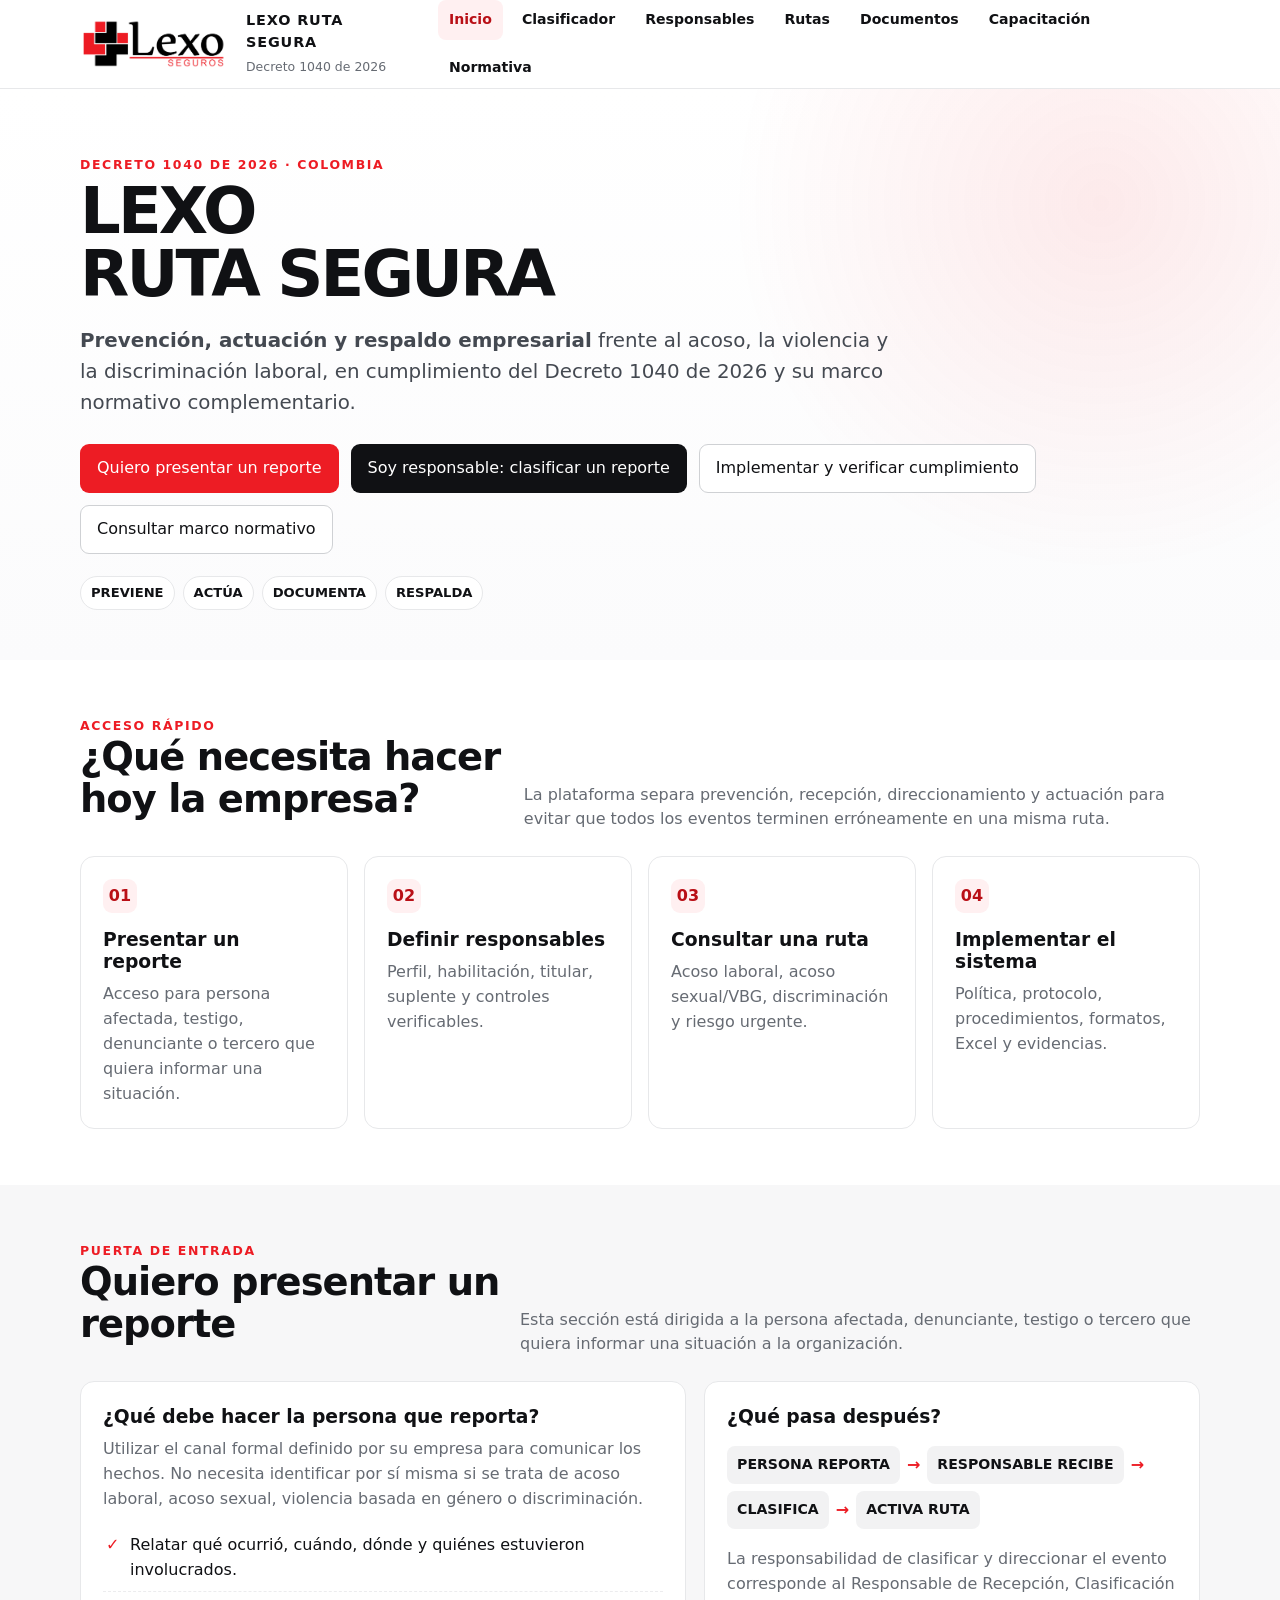
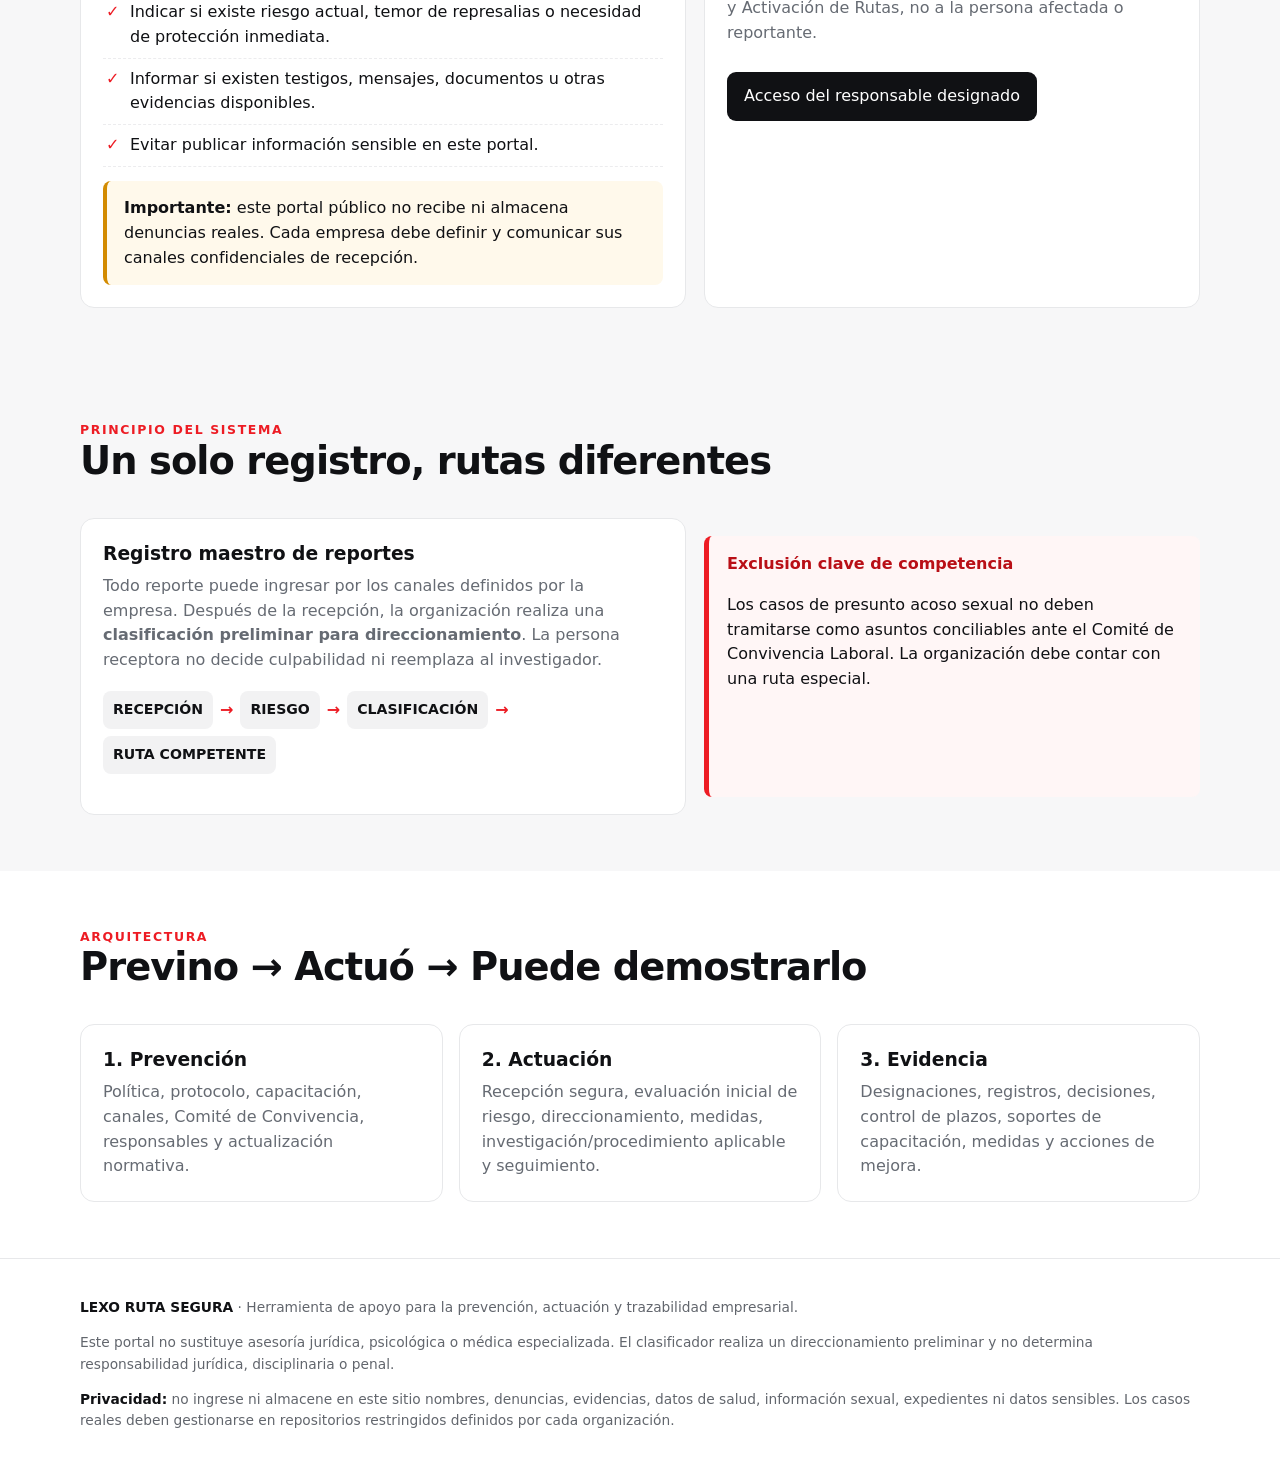
<file: index.html>
<!doctype html>
<html lang="es">
<head>
<meta charset="utf-8">
<meta name="viewport" content="width=device-width,initial-scale=1">
<title>Inicio · Lexo Ruta Segura</title>
<meta name="description" content="Lexo Ruta Segura: prevención, actuación y respaldo empresarial frente al acoso, violencia y discriminación laboral.">
<link rel="stylesheet" href="styles.css">
</head>
<body>

<header class="site-header">
  <div class="container nav">
    <a class="brand" href="index.html">
      <img src="logo-lexo.png" alt="Lexo Seguros">
      <div class="brand-copy"><strong>LEXO RUTA SEGURA</strong><span>Decreto 1040 de 2026</span></div>
    </a>
    <nav class="menu" aria-label="Navegación principal">
      <a href="index.html">Inicio</a>
      <a href="clasificador.html">Clasificador</a>
      <a href="responsables.html">Responsables</a>
      <a href="rutas.html">Rutas</a>
      <a href="documentos.html">Documentos</a>
      <a href="capacitacion.html">Capacitación</a>
      <a href="normativa.html">Normativa</a>
    </nav>
    <select id="mobileNav" class="mobile-menu" aria-label="Menú">
      <option value="">Menú</option>
      <option value="index.html">Inicio</option>
      <option value="clasificador.html">Clasificador</option>
      <option value="responsables.html">Responsables</option>
      <option value="rutas.html">Rutas</option>
      <option value="documentos.html">Documentos</option>
      <option value="capacitacion.html">Capacitación</option>
      <option value="normativa.html">Normativa</option>
    </select>
  </div>
</header>


<main>
<section class="hero">
  <div class="container">
    <div class="kicker">Decreto 1040 de 2026 · Colombia</div>
    <h1>LEXO<br>RUTA SEGURA</h1>
    <p class="lead"><strong>Prevención, actuación y respaldo empresarial</strong> frente al acoso, la violencia y la discriminación laboral, en cumplimiento del Decreto 1040 de 2026 y su marco normativo complementario.</p>
    <div class="hero-actions">
      <a class="btn btn-primary" href="#presentar-reporte">Quiero presentar un reporte</a>
      <a class="btn btn-dark" href="clasificador.html">Soy responsable: clasificar un reporte</a>
      <a class="btn btn-light" href="documentos.html">Implementar y verificar cumplimiento</a>
      <a class="btn btn-light" href="normativa.html">Consultar marco normativo</a>
    </div>
    <div class="tag-row">
      <span class="tag">PREVIENE</span><span class="tag">ACTÚA</span><span class="tag">DOCUMENTA</span><span class="tag">RESPALDA</span>
    </div>
  </div>
</section>

<section class="section">
<div class="container">
  <div class="section-head"><div><div class="kicker">Acceso rápido</div><h2>¿Qué necesita hacer hoy la empresa?</h2></div><p>La plataforma separa prevención, recepción, direccionamiento y actuación para evitar que todos los eventos terminen erróneamente en una misma ruta.</p></div>
  <div class="grid grid-4">
    <a class="card card-link" href="#presentar-reporte"><span class="num">01</span><h3>Presentar un reporte</h3><p>Acceso para persona afectada, testigo, denunciante o tercero que quiera informar una situación.</p></a>
    <a class="card card-link" href="responsables.html"><span class="num">02</span><h3>Definir responsables</h3><p>Perfil, habilitación, titular, suplente y controles verificables.</p></a>
    <a class="card card-link" href="rutas.html"><span class="num">03</span><h3>Consultar una ruta</h3><p>Acoso laboral, acoso sexual/VBG, discriminación y riesgo urgente.</p></a>
    <a class="card card-link" href="documentos.html"><span class="num">04</span><h3>Implementar el sistema</h3><p>Política, protocolo, procedimientos, formatos, Excel y evidencias.</p></a>
  </div>
</div>
</section>


<section class="section soft" id="presentar-reporte">
<div class="container">
  <div class="section-head">
    <div><div class="kicker">Puerta de entrada</div><h2>Quiero presentar un reporte</h2></div>
    <p>Esta sección está dirigida a la persona afectada, denunciante, testigo o tercero que quiera informar una situación a la organización.</p>
  </div>
  <div class="profile-box">
    <div class="card">
      <h3>¿Qué debe hacer la persona que reporta?</h3>
      <p>Utilizar el canal formal definido por su empresa para comunicar los hechos. No necesita identificar por sí misma si se trata de acoso laboral, acoso sexual, violencia basada en género o discriminación.</p>
      <ul class="checklist">
        <li>Relatar qué ocurrió, cuándo, dónde y quiénes estuvieron involucrados.</li>
        <li>Indicar si existe riesgo actual, temor de represalias o necesidad de protección inmediata.</li>
        <li>Informar si existen testigos, mensajes, documentos u otras evidencias disponibles.</li>
        <li>Evitar publicar información sensible en este portal.</li>
      </ul>
      <div class="note warning-note"><strong>Importante:</strong> este portal público no recibe ni almacena denuncias reales. Cada empresa debe definir y comunicar sus canales confidenciales de recepción.</div>
    </div>
    <div class="card">
      <h3>¿Qué pasa después?</h3>
      <div class="route"><span>PERSONA REPORTA</span><b>→</b><span>RESPONSABLE RECIBE</span><b>→</b><span>CLASIFICA</span><b>→</b><span>ACTIVA RUTA</span></div>
      <p>La responsabilidad de clasificar y direccionar el evento corresponde al Responsable de Recepción, Clasificación y Activación de Rutas, no a la persona afectada o reportante.</p>
      <div class="actions"><a class="btn btn-dark" href="clasificador.html">Acceso del responsable designado</a></div>
    </div>
  </div>
</div>
</section>

<section class="section soft">
<div class="container">
  <div class="section-head"><div><div class="kicker">Principio del sistema</div><h2>Un solo registro, rutas diferentes</h2></div></div>
  <div class="profile-box">
    <div class="card">
      <h3>Registro maestro de reportes</h3>
      <p>Todo reporte puede ingresar por los canales definidos por la empresa. Después de la recepción, la organización realiza una <strong>clasificación preliminar para direccionamiento</strong>. La persona receptora no decide culpabilidad ni reemplaza al investigador.</p>
      <div class="route"><span>RECEPCIÓN</span><b>→</b><span>RIESGO</span><b>→</b><span>CLASIFICACIÓN</span><b>→</b><span>RUTA COMPETENTE</span></div>
    </div>
    <div class="alert">
      <strong>Exclusión clave de competencia</strong>
      <p>Los casos de presunto acoso sexual no deben tramitarse como asuntos conciliables ante el Comité de Convivencia Laboral. La organización debe contar con una ruta especial.</p>
    </div>
  </div>
</div>
</section>

<section class="section">
<div class="container">
  <div class="section-head"><div><div class="kicker">Arquitectura</div><h2>Previno → Actuó → Puede demostrarlo</h2></div></div>
  <div class="grid grid-3">
    <div class="card"><h3>1. Prevención</h3><p>Política, protocolo, capacitación, canales, Comité de Convivencia, responsables y actualización normativa.</p></div>
    <div class="card"><h3>2. Actuación</h3><p>Recepción segura, evaluación inicial de riesgo, direccionamiento, medidas, investigación/procedimiento aplicable y seguimiento.</p></div>
    <div class="card"><h3>3. Evidencia</h3><p>Designaciones, registros, decisiones, control de plazos, soportes de capacitación, medidas y acciones de mejora.</p></div>
  </div>
</div>
</section>
</main>


<footer>
  <div class="container">
    <strong>LEXO RUTA SEGURA</strong> · Herramienta de apoyo para la prevención, actuación y trazabilidad empresarial.
    <p>Este portal no sustituye asesoría jurídica, psicológica o médica especializada. El clasificador realiza un direccionamiento preliminar y no determina responsabilidad jurídica, disciplinaria o penal.</p>
    <p><strong>Privacidad:</strong> no ingrese ni almacene en este sitio nombres, denuncias, evidencias, datos de salud, información sexual, expedientes ni datos sensibles. Los casos reales deben gestionarse en repositorios restringidos definidos por cada organización.</p>
  </div>
</footer>

<script src="app.js"></script>
</body>
</html>
</file>
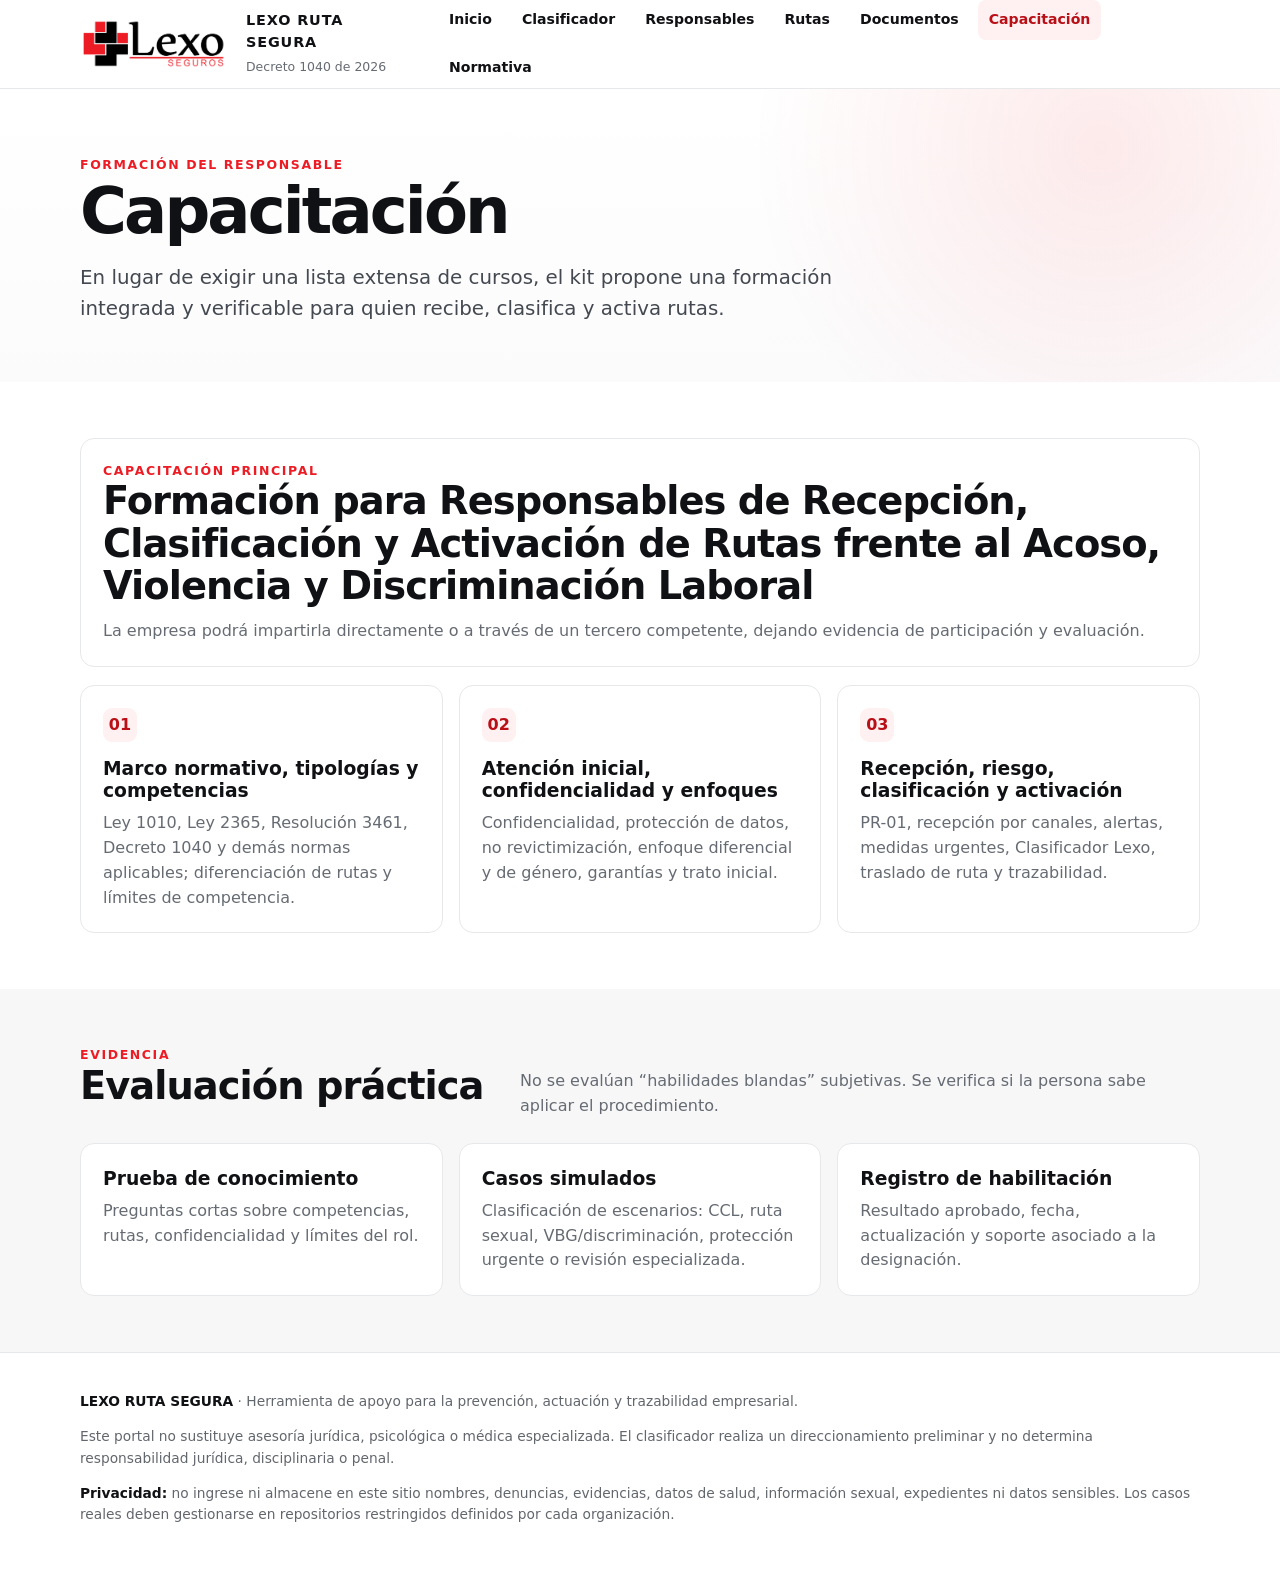
<file: capacitacion.html>
<!doctype html>
<html lang="es">
<head>
<meta charset="utf-8">
<meta name="viewport" content="width=device-width,initial-scale=1">
<title>Capacitación · Lexo Ruta Segura</title>
<meta name="description" content="Lexo Ruta Segura">
<link rel="stylesheet" href="styles.css">
</head>
<body>

<header class="site-header">
  <div class="container nav">
    <a class="brand" href="index.html">
      <img src="logo-lexo.png" alt="Lexo Seguros">
      <div class="brand-copy"><strong>LEXO RUTA SEGURA</strong><span>Decreto 1040 de 2026</span></div>
    </a>
    <nav class="menu" aria-label="Navegación principal">
      <a href="index.html">Inicio</a>
      <a href="clasificador.html">Clasificador</a>
      <a href="responsables.html">Responsables</a>
      <a href="rutas.html">Rutas</a>
      <a href="documentos.html">Documentos</a>
      <a href="capacitacion.html">Capacitación</a>
      <a href="normativa.html">Normativa</a>
    </nav>
    <select id="mobileNav" class="mobile-menu" aria-label="Menú">
      <option value="">Menú</option>
      <option value="index.html">Inicio</option>
      <option value="clasificador.html">Clasificador</option>
      <option value="responsables.html">Responsables</option>
      <option value="rutas.html">Rutas</option>
      <option value="documentos.html">Documentos</option>
      <option value="capacitacion.html">Capacitación</option>
      <option value="normativa.html">Normativa</option>
    </select>
  </div>
</header>


<main>
<section class="hero" style="padding-bottom:38px">
<div class="container"><div class="kicker">Formación del responsable</div><h1 style="font-size:clamp(2.3rem,5vw,4rem)">Capacitación</h1><p class="lead">En lugar de exigir una lista extensa de cursos, el kit propone una formación integrada y verificable para quien recibe, clasifica y activa rutas.</p></div>
</section>
<section class="section">
<div class="container">
  <div class="card">
    <div class="kicker">Capacitación principal</div>
    <h2>Formación para Responsables de Recepción, Clasificación y Activación de Rutas frente al Acoso, Violencia y Discriminación Laboral</h2>
    <p>La empresa podrá impartirla directamente o a través de un tercero competente, dejando evidencia de participación y evaluación.</p>
  </div>
  <div class="grid grid-3" style="margin-top:18px">
    <div class="card"><span class="num">01</span><h3>Marco normativo, tipologías y competencias</h3><p>Ley 1010, Ley 2365, Resolución 3461, Decreto 1040 y demás normas aplicables; diferenciación de rutas y límites de competencia.</p></div>
    <div class="card"><span class="num">02</span><h3>Atención inicial, confidencialidad y enfoques</h3><p>Confidencialidad, protección de datos, no revictimización, enfoque diferencial y de género, garantías y trato inicial.</p></div>
    <div class="card"><span class="num">03</span><h3>Recepción, riesgo, clasificación y activación</h3><p>PR-01, recepción por canales, alertas, medidas urgentes, Clasificador Lexo, traslado de ruta y trazabilidad.</p></div>
  </div>
</div>
</section>
<section class="section soft">
<div class="container">
  <div class="section-head"><div><div class="kicker">Evidencia</div><h2>Evaluación práctica</h2></div><p>No se evalúan “habilidades blandas” subjetivas. Se verifica si la persona sabe aplicar el procedimiento.</p></div>
  <div class="grid grid-3">
    <div class="card"><h3>Prueba de conocimiento</h3><p>Preguntas cortas sobre competencias, rutas, confidencialidad y límites del rol.</p></div>
    <div class="card"><h3>Casos simulados</h3><p>Clasificación de escenarios: CCL, ruta sexual, VBG/discriminación, protección urgente o revisión especializada.</p></div>
    <div class="card"><h3>Registro de habilitación</h3><p>Resultado aprobado, fecha, actualización y soporte asociado a la designación.</p></div>
  </div>
</div>
</section>
</main>


<footer>
  <div class="container">
    <strong>LEXO RUTA SEGURA</strong> · Herramienta de apoyo para la prevención, actuación y trazabilidad empresarial.
    <p>Este portal no sustituye asesoría jurídica, psicológica o médica especializada. El clasificador realiza un direccionamiento preliminar y no determina responsabilidad jurídica, disciplinaria o penal.</p>
    <p><strong>Privacidad:</strong> no ingrese ni almacene en este sitio nombres, denuncias, evidencias, datos de salud, información sexual, expedientes ni datos sensibles. Los casos reales deben gestionarse en repositorios restringidos definidos por cada organización.</p>
  </div>
</footer>

<script src="app.js"></script>
</body>
</html>
</file>
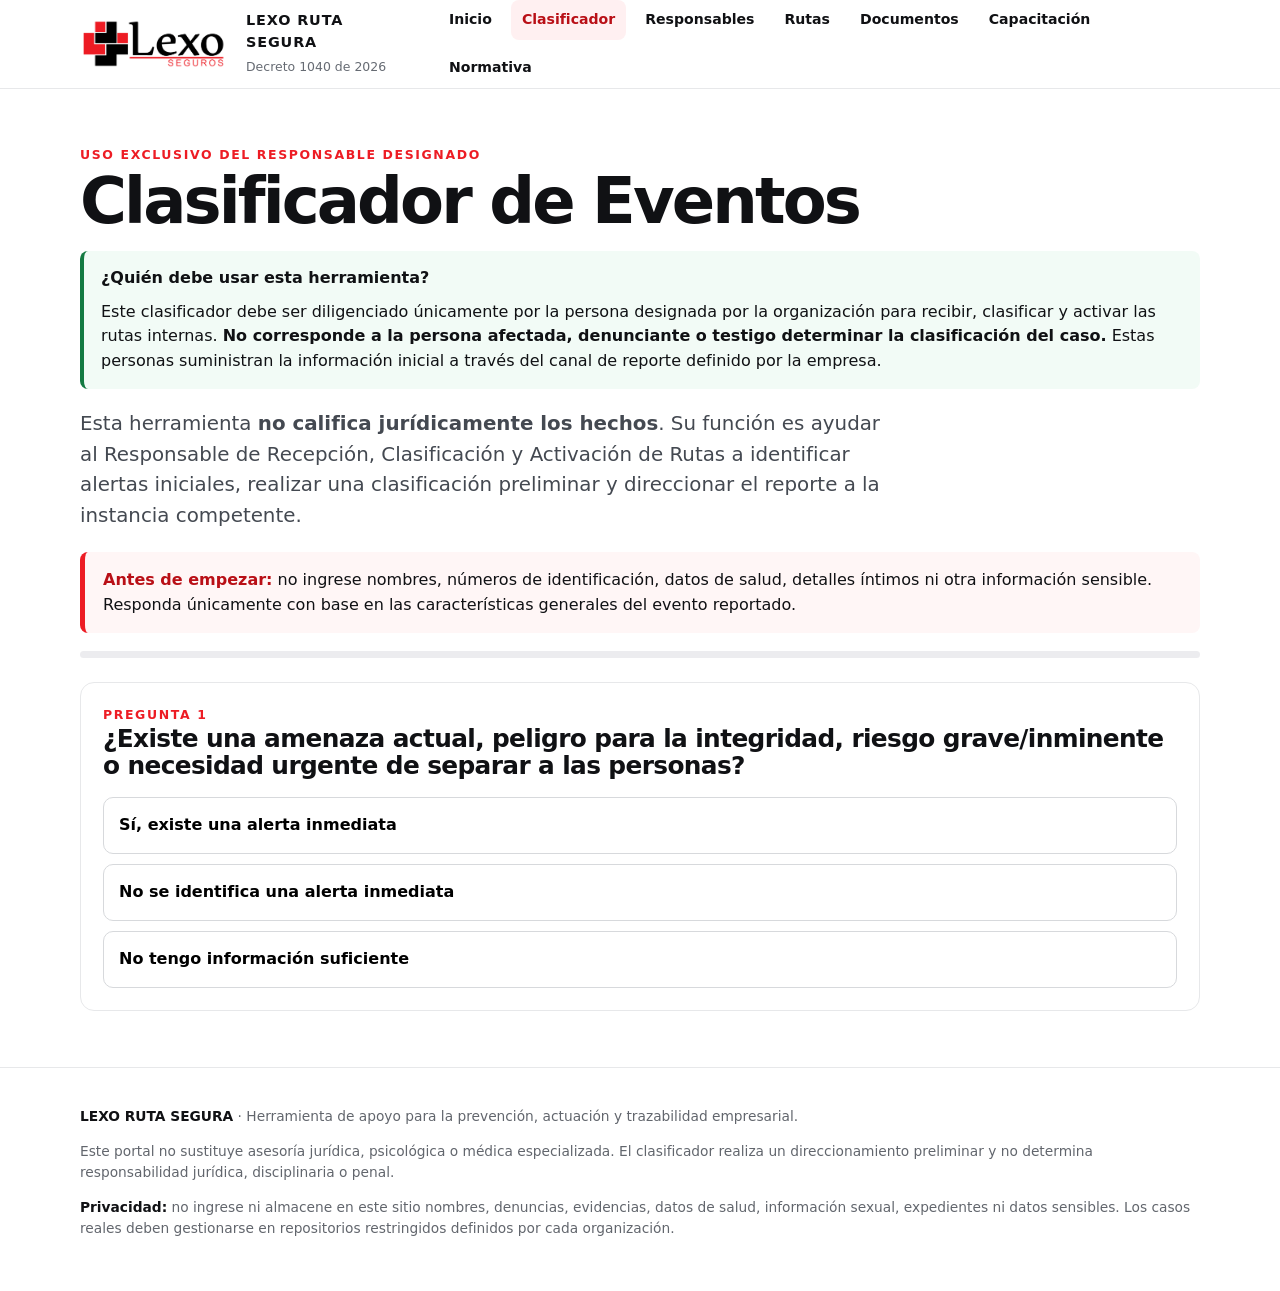
<file: clasificador.html>
<!doctype html>
<html lang="es">
<head>
<meta charset="utf-8">
<meta name="viewport" content="width=device-width,initial-scale=1">
<title>Clasificador de Eventos · Lexo Ruta Segura</title>
<meta name="description" content="Lexo Ruta Segura">
<link rel="stylesheet" href="styles.css">
</head>
<body>

<header class="site-header">
  <div class="container nav">
    <a class="brand" href="index.html">
      <img src="logo-lexo.png" alt="Lexo Seguros">
      <div class="brand-copy"><strong>LEXO RUTA SEGURA</strong><span>Decreto 1040 de 2026</span></div>
    </a>
    <nav class="menu" aria-label="Navegación principal">
      <a href="index.html">Inicio</a>
      <a href="clasificador.html">Clasificador</a>
      <a href="responsables.html">Responsables</a>
      <a href="rutas.html">Rutas</a>
      <a href="documentos.html">Documentos</a>
      <a href="capacitacion.html">Capacitación</a>
      <a href="normativa.html">Normativa</a>
    </nav>
    <select id="mobileNav" class="mobile-menu" aria-label="Menú">
      <option value="">Menú</option>
      <option value="index.html">Inicio</option>
      <option value="clasificador.html">Clasificador</option>
      <option value="responsables.html">Responsables</option>
      <option value="rutas.html">Rutas</option>
      <option value="documentos.html">Documentos</option>
      <option value="capacitacion.html">Capacitación</option>
      <option value="normativa.html">Normativa</option>
    </select>
  </div>
</header>


<main class="section">
<div class="container" id="classifier">
  <div class="kicker">Uso exclusivo del responsable designado</div>
  <h1 style="font-size:clamp(2.3rem,5vw,4rem)">Clasificador de Eventos</h1>
  <div class="note safe-note" style="margin:18px 0 20px"><strong>¿Quién debe usar esta herramienta?</strong><p style="margin:.55rem 0 0">Este clasificador debe ser diligenciado únicamente por la persona designada por la organización para recibir, clasificar y activar las rutas internas. <strong>No corresponde a la persona afectada, denunciante o testigo determinar la clasificación del caso.</strong> Estas personas suministran la información inicial a través del canal de reporte definido por la empresa.</p></div><p class="lead">Esta herramienta <strong>no califica jurídicamente los hechos</strong>. Su función es ayudar al Responsable de Recepción, Clasificación y Activación de Rutas a identificar alertas iniciales, realizar una clasificación preliminar y direccionar el reporte a la instancia competente.</p>
  <div class="alert"><strong>Antes de empezar:</strong> no ingrese nombres, números de identificación, datos de salud, detalles íntimos ni otra información sensible. Responda únicamente con base en las características generales del evento reportado.</div>
  <div class="progress"><div id="progressBar"></div></div>

  <div class="form-card">
    <section class="question active" id="q0">
      <div class="kicker">Pregunta 1</div>
      <h2>¿Existe una amenaza actual, peligro para la integridad, riesgo grave/inminente o necesidad urgente de separar a las personas?</h2>
      <div class="options">
        <button class="option" data-next="rUrgente">Sí, existe una alerta inmediata</button>
        <button class="option" data-next="q1">No se identifica una alerta inmediata</button>
        <button class="option" data-next="rRevision">No tengo información suficiente</button>
      </div>
    </section>

    <section class="question" id="q1">
      <div class="kicker">Pregunta 2</div>
      <h2>¿El relato incluye conductas, solicitudes, comentarios, contactos, insinuaciones o comportamientos de naturaleza o connotación sexual?</h2>
      <div class="options">
        <button class="option" data-next="rSexual">Sí</button>
        <button class="option" data-next="q2">No</button>
        <button class="option" data-next="rRevision">No es posible determinarlo</button>
      </div>
    </section>

    <section class="question" id="q2">
      <div class="kicker">Pregunta 3</div>
      <h2>¿La situación puede estar relacionada con violencia por razones de género, sexo, identidad/expresión de género u otra condición protegida, o con discriminación?</h2>
      <div class="options">
        <button class="option" data-next="rVBG">Sí, posible VBG</button>
        <button class="option" data-next="rDiscriminacion">Sí, posible discriminación</button>
        <button class="option" data-next="q3">No / no se observan esos elementos</button>
        <button class="option" data-next="rRevision">No es posible determinarlo</button>
      </div>
    </section>

    <section class="question" id="q3">
      <div class="kicker">Pregunta 4</div>
      <h2>¿El relato describe hostigamiento laboral persistente o conductas que podrían relacionarse con modalidades de acoso laboral?</h2>
      <div class="options">
        <button class="option" data-next="rCCL">Sí, posible acoso laboral</button>
        <button class="option" data-next="q4">No</button>
        <button class="option" data-next="rRevision">No es posible determinarlo</button>
      </div>
    </section>

    <section class="question" id="q4">
      <div class="kicker">Pregunta 5</div>
      <h2>¿Se trata principalmente de una diferencia, desacuerdo o conflicto laboral sin elementos aparentes de violencia, discriminación o acoso?</h2>
      <div class="options">
        <button class="option" data-next="rGestion">Sí</button>
        <button class="option" data-next="rRevision">No / requiere revisión especializada</button>
      </div>
    </section>

    <section class="result" id="rUrgente">
      <span class="badge badge-red">ALERTA PRIORITARIA</span>
      <h2>Protección inmediata antes de continuar el trámite</h2>
      <p>La organización debe activar la revisión urgente de medidas de protección y seguridad. La clasificación definitiva del evento puede continuar después, sin retrasar la protección necesaria.</p>
      <ul class="checklist">
        <li>Informar de inmediato al responsable con capacidad para adoptar o coordinar medidas.</li>
        <li>Evaluar separación de interacción, cambios temporales, protección de la persona y testigos, y demás medidas aplicables sin desmejorar a la víctima.</li>
        <li>Registrar fecha, hora, decisión, responsable y soporte.</li>
        <li>Si existe emergencia médica, de seguridad o posible delito, activar las rutas externas competentes según el caso.</li>
      </ul>
      <div class="actions"><a class="btn btn-primary" href="rutas.html#urgente">Ver ruta de protección</a><button class="btn btn-light restart">Reiniciar</button></div>
    </section>

    <section class="result" id="rSexual">
      <span class="badge badge-red">RUTA ESPECIAL</span>
      <h2>Posible acoso o violencia sexual</h2>
      <div class="alert"><strong>No direccionar a conciliación ante el Comité de Convivencia Laboral.</strong> La empresa debe activar su procedimiento especial.</div>
      <ul class="checklist">
        <li>Confirmar necesidades de protección inmediata.</li>
        <li>Activar al Responsable de la Ruta Especial y abrir expediente restringido.</li>
        <li>Informar derechos, rutas internas y alternativas externas sin exigir denuncia penal previa.</li>
        <li>Activar apoyos jurídicos y psicosociales definidos por la organización, internos o externos.</li>
        <li>Aplicar investigación/procedimiento laboral o contractual que corresponda, con debido proceso y sin confrontación obligatoria.</li>
      </ul>
      <div class="actions"><a class="btn btn-primary" href="rutas.html#sexual">Ver ruta especial</a><button class="btn btn-light restart">Reiniciar</button></div>
    </section>

    <section class="result" id="rVBG">
      <span class="badge badge-red">RUTA ESPECIAL</span>
      <h2>Posible violencia basada en género</h2>
      <p>Debe aplicarse la instancia y procedimiento especial definidos por el protocolo. No se debe imponer confrontación o conciliación cuando no corresponda.</p>
      <div class="actions"><a class="btn btn-primary" href="rutas.html#vbg">Ver ruta VBG</a><button class="btn btn-light restart">Reiniciar</button></div>
    </section>

    <section class="result" id="rDiscriminacion">
      <span class="badge badge-blue">RUTA ESPECIAL / REVISIÓN</span>
      <h2>Posible discriminación</h2>
      <p>Active la instancia designada por el protocolo para discriminación y revise si además existen elementos de acoso laboral, violencia basada en género u otra ruta concurrente.</p>
      <div class="actions"><a class="btn btn-primary" href="rutas.html#discriminacion">Ver ruta de discriminación</a><button class="btn btn-light restart">Reiniciar</button></div>
    </section>

    <section class="result" id="rCCL">
      <span class="badge badge-green">RUTA PREVENTIVA CCL</span>
      <h2>Posible asunto de competencia preventiva del Comité de Convivencia Laboral</h2>
      <p>Direccione conforme a la Ley 1010 de 2006, la Resolución 3461 de 2025 y el procedimiento interno del Comité, sin atribuir al Comité funciones de juez o autoridad sancionadora.</p>
      <div class="actions"><a class="btn btn-primary" href="rutas.html#ccl">Ver ruta CCL</a><button class="btn btn-light restart">Reiniciar</button></div>
    </section>

    <section class="result" id="rGestion">
      <span class="badge badge-blue">GESTIÓN LABORAL</span>
      <h2>Conflicto o diferencia laboral sin clasificación especial preliminar</h2>
      <p>Puede requerir gestión de Talento Humano, liderazgo, mediación preventiva u otras instancias internas. Si aparecen nuevos elementos de acoso, violencia o discriminación, vuelva a clasificar.</p>
      <div class="actions"><button class="btn btn-light restart">Reiniciar</button></div>
    </section>

    <section class="result" id="rRevision">
      <span class="badge badge-amber">POR DETERMINAR</span>
      <h2>Requiere revisión técnica antes de direccionar</h2>
      <p>La persona receptora no debe forzar una clasificación. Escale a un responsable habilitado o apoyo especializado, manteniendo las medidas de protección que resulten necesarias.</p>
      <div class="actions"><a class="btn btn-primary" href="responsables.html">Consultar responsables</a><button class="btn btn-light restart">Reiniciar</button></div>
    </section>
  </div>
</div>
</main>


<footer>
  <div class="container">
    <strong>LEXO RUTA SEGURA</strong> · Herramienta de apoyo para la prevención, actuación y trazabilidad empresarial.
    <p>Este portal no sustituye asesoría jurídica, psicológica o médica especializada. El clasificador realiza un direccionamiento preliminar y no determina responsabilidad jurídica, disciplinaria o penal.</p>
    <p><strong>Privacidad:</strong> no ingrese ni almacene en este sitio nombres, denuncias, evidencias, datos de salud, información sexual, expedientes ni datos sensibles. Los casos reales deben gestionarse en repositorios restringidos definidos por cada organización.</p>
  </div>
</footer>

<script src="app.js"></script>
</body>
</html>
</file>
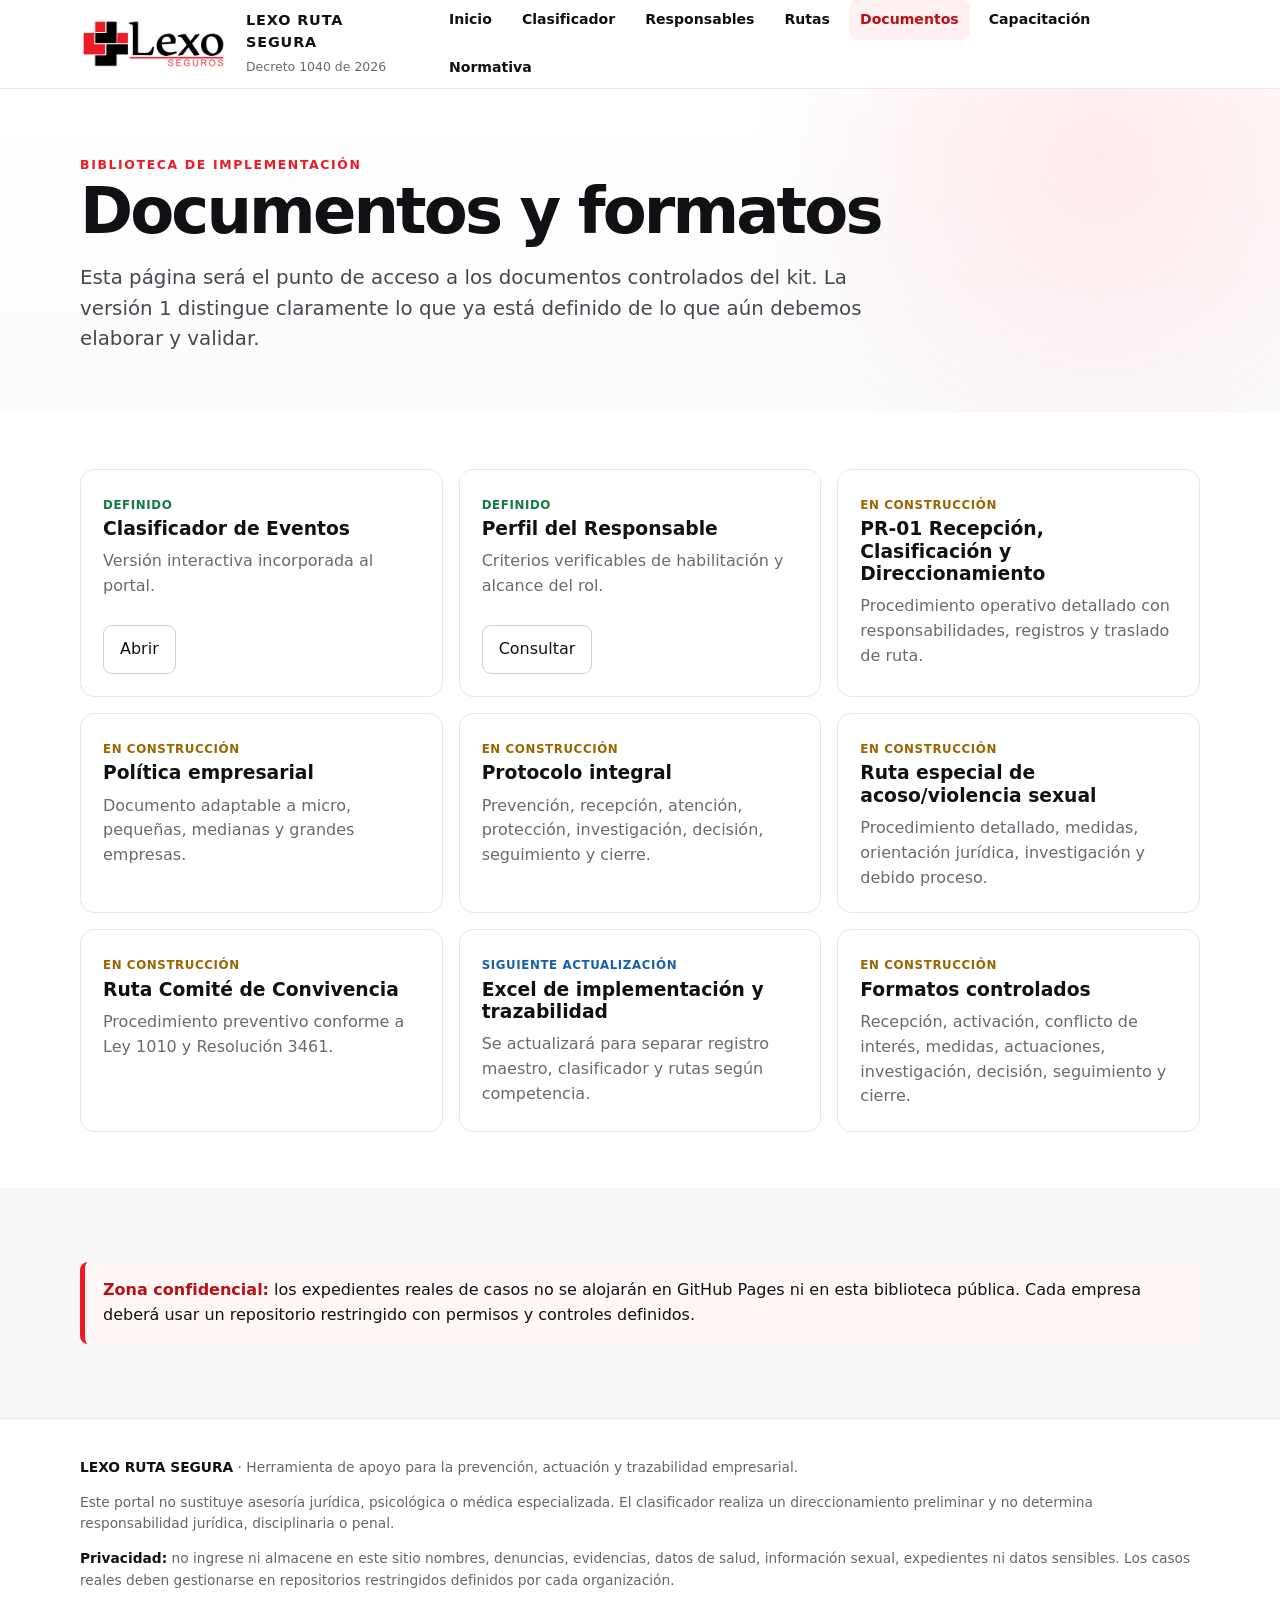
<file: documentos.html>
<!doctype html>
<html lang="es">
<head>
<meta charset="utf-8">
<meta name="viewport" content="width=device-width,initial-scale=1">
<title>Documentos · Lexo Ruta Segura</title>
<meta name="description" content="Lexo Ruta Segura">
<link rel="stylesheet" href="styles.css">
</head>
<body>

<header class="site-header">
  <div class="container nav">
    <a class="brand" href="index.html">
      <img src="logo-lexo.png" alt="Lexo Seguros">
      <div class="brand-copy"><strong>LEXO RUTA SEGURA</strong><span>Decreto 1040 de 2026</span></div>
    </a>
    <nav class="menu" aria-label="Navegación principal">
      <a href="index.html">Inicio</a>
      <a href="clasificador.html">Clasificador</a>
      <a href="responsables.html">Responsables</a>
      <a href="rutas.html">Rutas</a>
      <a href="documentos.html">Documentos</a>
      <a href="capacitacion.html">Capacitación</a>
      <a href="normativa.html">Normativa</a>
    </nav>
    <select id="mobileNav" class="mobile-menu" aria-label="Menú">
      <option value="">Menú</option>
      <option value="index.html">Inicio</option>
      <option value="clasificador.html">Clasificador</option>
      <option value="responsables.html">Responsables</option>
      <option value="rutas.html">Rutas</option>
      <option value="documentos.html">Documentos</option>
      <option value="capacitacion.html">Capacitación</option>
      <option value="normativa.html">Normativa</option>
    </select>
  </div>
</header>


<main>
<section class="hero" style="padding-bottom:38px">
<div class="container"><div class="kicker">Biblioteca de implementación</div><h1 style="font-size:clamp(2.3rem,5vw,4rem)">Documentos y formatos</h1><p class="lead">Esta página será el punto de acceso a los documentos controlados del kit. La versión 1 distingue claramente lo que ya está definido de lo que aún debemos elaborar y validar.</p></div>
</section>
<section class="section">
<div class="container">
  <div class="grid grid-3">
    <div class="card"><span class="doc-status status-ready">Definido</span><h3>Clasificador de Eventos</h3><p>Versión interactiva incorporada al portal.</p><div class="actions"><a class="btn btn-light" href="clasificador.html">Abrir</a></div></div>
    <div class="card"><span class="doc-status status-ready">Definido</span><h3>Perfil del Responsable</h3><p>Criterios verificables de habilitación y alcance del rol.</p><div class="actions"><a class="btn btn-light" href="responsables.html">Consultar</a></div></div>
    <div class="card"><span class="doc-status status-build">En construcción</span><h3>PR-01 Recepción, Clasificación y Direccionamiento</h3><p>Procedimiento operativo detallado con responsabilidades, registros y traslado de ruta.</p></div>
    <div class="card"><span class="doc-status status-build">En construcción</span><h3>Política empresarial</h3><p>Documento adaptable a micro, pequeñas, medianas y grandes empresas.</p></div>
    <div class="card"><span class="doc-status status-build">En construcción</span><h3>Protocolo integral</h3><p>Prevención, recepción, atención, protección, investigación, decisión, seguimiento y cierre.</p></div>
    <div class="card"><span class="doc-status status-build">En construcción</span><h3>Ruta especial de acoso/violencia sexual</h3><p>Procedimiento detallado, medidas, orientación jurídica, investigación y debido proceso.</p></div>
    <div class="card"><span class="doc-status status-build">En construcción</span><h3>Ruta Comité de Convivencia</h3><p>Procedimiento preventivo conforme a Ley 1010 y Resolución 3461.</p></div>
    <div class="card"><span class="doc-status status-next">Siguiente actualización</span><h3>Excel de implementación y trazabilidad</h3><p>Se actualizará para separar registro maestro, clasificador y rutas según competencia.</p></div>
    <div class="card"><span class="doc-status status-build">En construcción</span><h3>Formatos controlados</h3><p>Recepción, activación, conflicto de interés, medidas, actuaciones, investigación, decisión, seguimiento y cierre.</p></div>
  </div>
</div>
</section>
<section class="section soft">
<div class="container">
  <div class="alert"><strong>Zona confidencial:</strong> los expedientes reales de casos no se alojarán en GitHub Pages ni en esta biblioteca pública. Cada empresa deberá usar un repositorio restringido con permisos y controles definidos.</div>
</div>
</section>
</main>


<footer>
  <div class="container">
    <strong>LEXO RUTA SEGURA</strong> · Herramienta de apoyo para la prevención, actuación y trazabilidad empresarial.
    <p>Este portal no sustituye asesoría jurídica, psicológica o médica especializada. El clasificador realiza un direccionamiento preliminar y no determina responsabilidad jurídica, disciplinaria o penal.</p>
    <p><strong>Privacidad:</strong> no ingrese ni almacene en este sitio nombres, denuncias, evidencias, datos de salud, información sexual, expedientes ni datos sensibles. Los casos reales deben gestionarse en repositorios restringidos definidos por cada organización.</p>
  </div>
</footer>

<script src="app.js"></script>
</body>
</html>
</file>
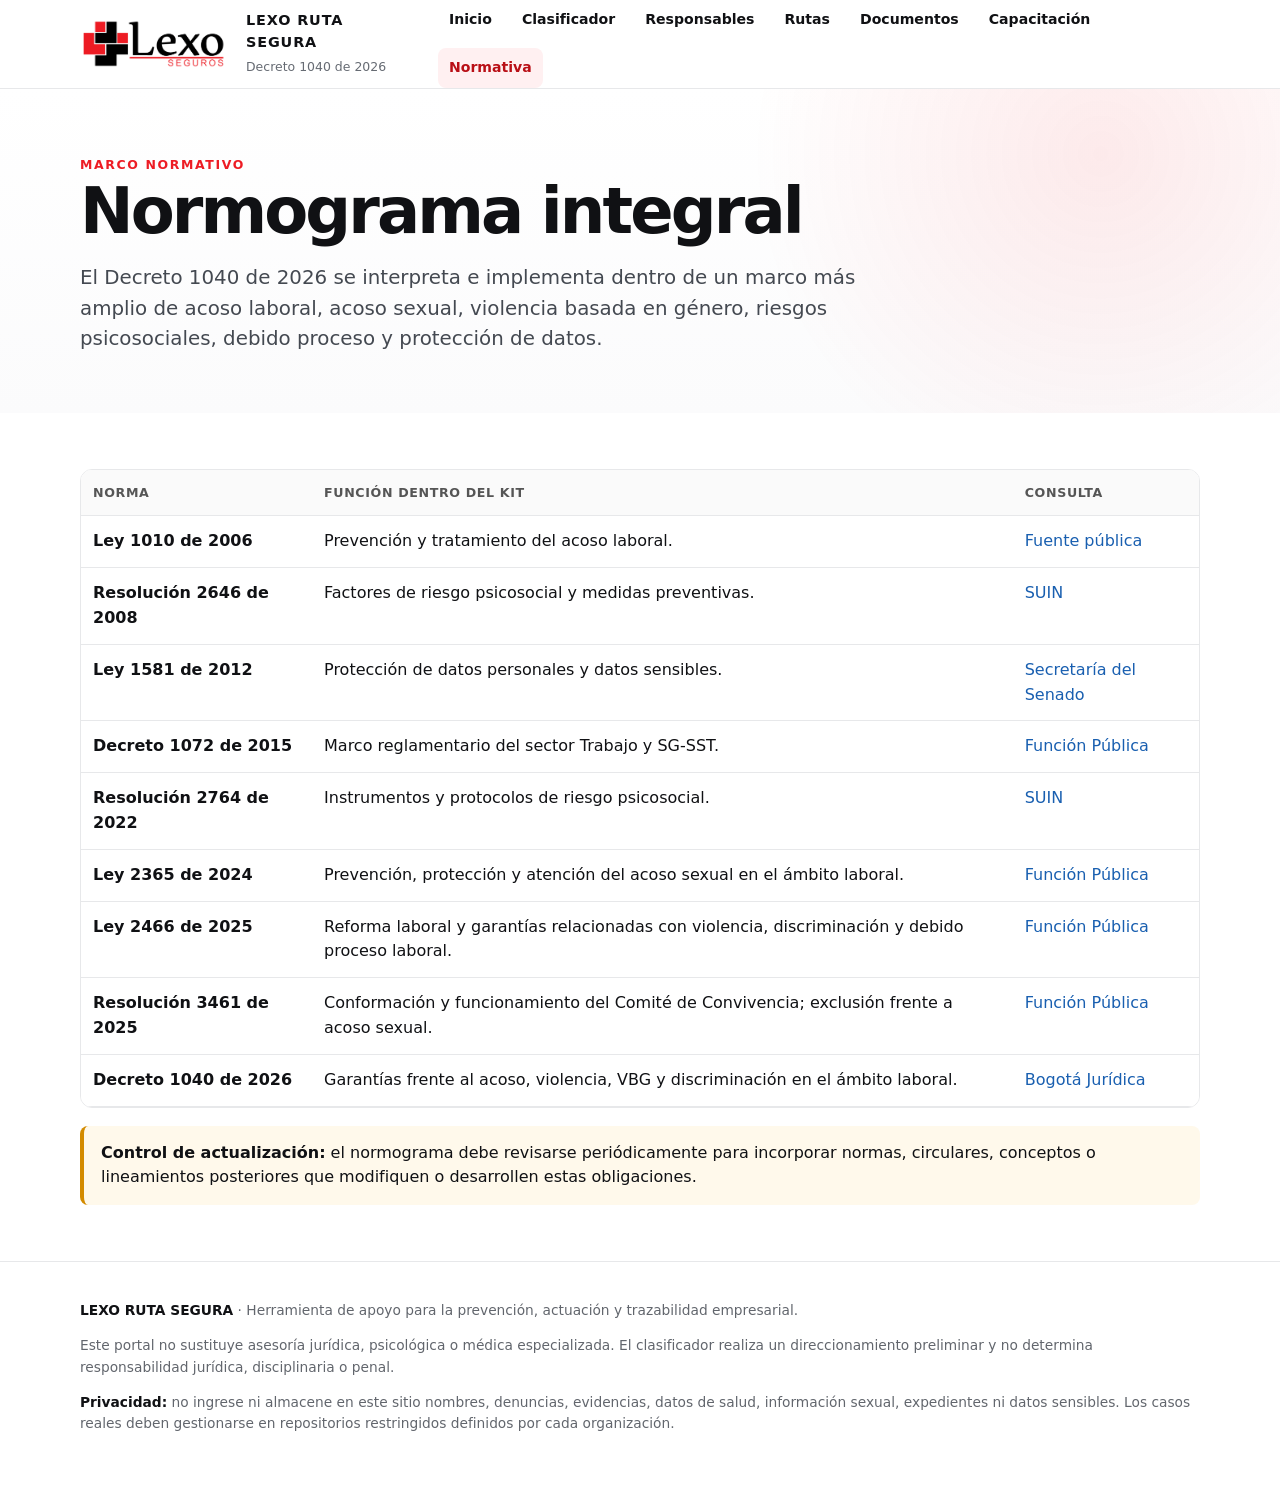
<file: normativa.html>
<!doctype html>
<html lang="es">
<head>
<meta charset="utf-8">
<meta name="viewport" content="width=device-width,initial-scale=1">
<title>Normativa · Lexo Ruta Segura</title>
<meta name="description" content="Lexo Ruta Segura">
<link rel="stylesheet" href="styles.css">
</head>
<body>

<header class="site-header">
  <div class="container nav">
    <a class="brand" href="index.html">
      <img src="logo-lexo.png" alt="Lexo Seguros">
      <div class="brand-copy"><strong>LEXO RUTA SEGURA</strong><span>Decreto 1040 de 2026</span></div>
    </a>
    <nav class="menu" aria-label="Navegación principal">
      <a href="index.html">Inicio</a>
      <a href="clasificador.html">Clasificador</a>
      <a href="responsables.html">Responsables</a>
      <a href="rutas.html">Rutas</a>
      <a href="documentos.html">Documentos</a>
      <a href="capacitacion.html">Capacitación</a>
      <a href="normativa.html">Normativa</a>
    </nav>
    <select id="mobileNav" class="mobile-menu" aria-label="Menú">
      <option value="">Menú</option>
      <option value="index.html">Inicio</option>
      <option value="clasificador.html">Clasificador</option>
      <option value="responsables.html">Responsables</option>
      <option value="rutas.html">Rutas</option>
      <option value="documentos.html">Documentos</option>
      <option value="capacitacion.html">Capacitación</option>
      <option value="normativa.html">Normativa</option>
    </select>
  </div>
</header>


<main>
<section class="hero" style="padding-bottom:38px">
<div class="container"><div class="kicker">Marco normativo</div><h1 style="font-size:clamp(2.3rem,5vw,4rem)">Normograma integral</h1><p class="lead">El Decreto 1040 de 2026 se interpreta e implementa dentro de un marco más amplio de acoso laboral, acoso sexual, violencia basada en género, riesgos psicosociales, debido proceso y protección de datos.</p></div>
</section>
<section class="section">
<div class="container">
  <div class="table-wrap legal-links">
    <table>
      <thead><tr><th>Norma</th><th>Función dentro del kit</th><th>Consulta</th></tr></thead>
      <tbody>
        <tr><td><strong>Ley 1010 de 2006</strong></td><td>Prevención y tratamiento del acoso laboral.</td><td><a href="https://www.secretariasenado.gov.co/senado/basedoc/ley_1010_2006.html" target="_blank" rel="noopener">Fuente pública</a></td></tr>
        <tr><td><strong>Resolución 2646 de 2008</strong></td><td>Factores de riesgo psicosocial y medidas preventivas.</td><td><a href="https://www.suin-juriscol.gov.co/viewDocument.asp?id=30044506" target="_blank" rel="noopener">SUIN</a></td></tr>
        <tr><td><strong>Ley 1581 de 2012</strong></td><td>Protección de datos personales y datos sensibles.</td><td><a href="https://www.secretariasenado.gov.co/senado/basedoc/ley_1581_2012.html" target="_blank" rel="noopener">Secretaría del Senado</a></td></tr>
        <tr><td><strong>Decreto 1072 de 2015</strong></td><td>Marco reglamentario del sector Trabajo y SG-SST.</td><td><a href="https://www.funcionpublica.gov.co/eva/gestornormativo/norma.php?i=72173" target="_blank" rel="noopener">Función Pública</a></td></tr>
        <tr><td><strong>Resolución 2764 de 2022</strong></td><td>Instrumentos y protocolos de riesgo psicosocial.</td><td><a href="https://www.suin-juriscol.gov.co/viewDocument.asp?id=30056150" target="_blank" rel="noopener">SUIN</a></td></tr>
        <tr><td><strong>Ley 2365 de 2024</strong></td><td>Prevención, protección y atención del acoso sexual en el ámbito laboral.</td><td><a href="https://www.funcionpublica.gov.co/eva/gestornormativo/norma.php?i=244636" target="_blank" rel="noopener">Función Pública</a></td></tr>
        <tr><td><strong>Ley 2466 de 2025</strong></td><td>Reforma laboral y garantías relacionadas con violencia, discriminación y debido proceso laboral.</td><td><a href="https://www.funcionpublica.gov.co/eva/gestornormativo/norma.php?i=260676" target="_blank" rel="noopener">Función Pública</a></td></tr>
        <tr><td><strong>Resolución 3461 de 2025</strong></td><td>Conformación y funcionamiento del Comité de Convivencia; exclusión frente a acoso sexual.</td><td><a href="https://www.funcionpublica.gov.co/eva/gestornormativo/norma.php?i=262916" target="_blank" rel="noopener">Función Pública</a></td></tr>
        <tr><td><strong>Decreto 1040 de 2026</strong></td><td>Garantías frente al acoso, violencia, VBG y discriminación en el ámbito laboral.</td><td><a href="https://www.bogotajuridica.gov.co/sisjur/normas/Norma1.jsp?dt=S&i=193960" target="_blank" rel="noopener">Bogotá Jurídica</a></td></tr>
      </tbody>
    </table>
  </div>
  <div class="note warning-note" style="margin-top:18px"><strong>Control de actualización:</strong> el normograma debe revisarse periódicamente para incorporar normas, circulares, conceptos o lineamientos posteriores que modifiquen o desarrollen estas obligaciones.</div>
</div>
</section>
</main>


<footer>
  <div class="container">
    <strong>LEXO RUTA SEGURA</strong> · Herramienta de apoyo para la prevención, actuación y trazabilidad empresarial.
    <p>Este portal no sustituye asesoría jurídica, psicológica o médica especializada. El clasificador realiza un direccionamiento preliminar y no determina responsabilidad jurídica, disciplinaria o penal.</p>
    <p><strong>Privacidad:</strong> no ingrese ni almacene en este sitio nombres, denuncias, evidencias, datos de salud, información sexual, expedientes ni datos sensibles. Los casos reales deben gestionarse en repositorios restringidos definidos por cada organización.</p>
  </div>
</footer>

<script src="app.js"></script>
</body>
</html>
</file>
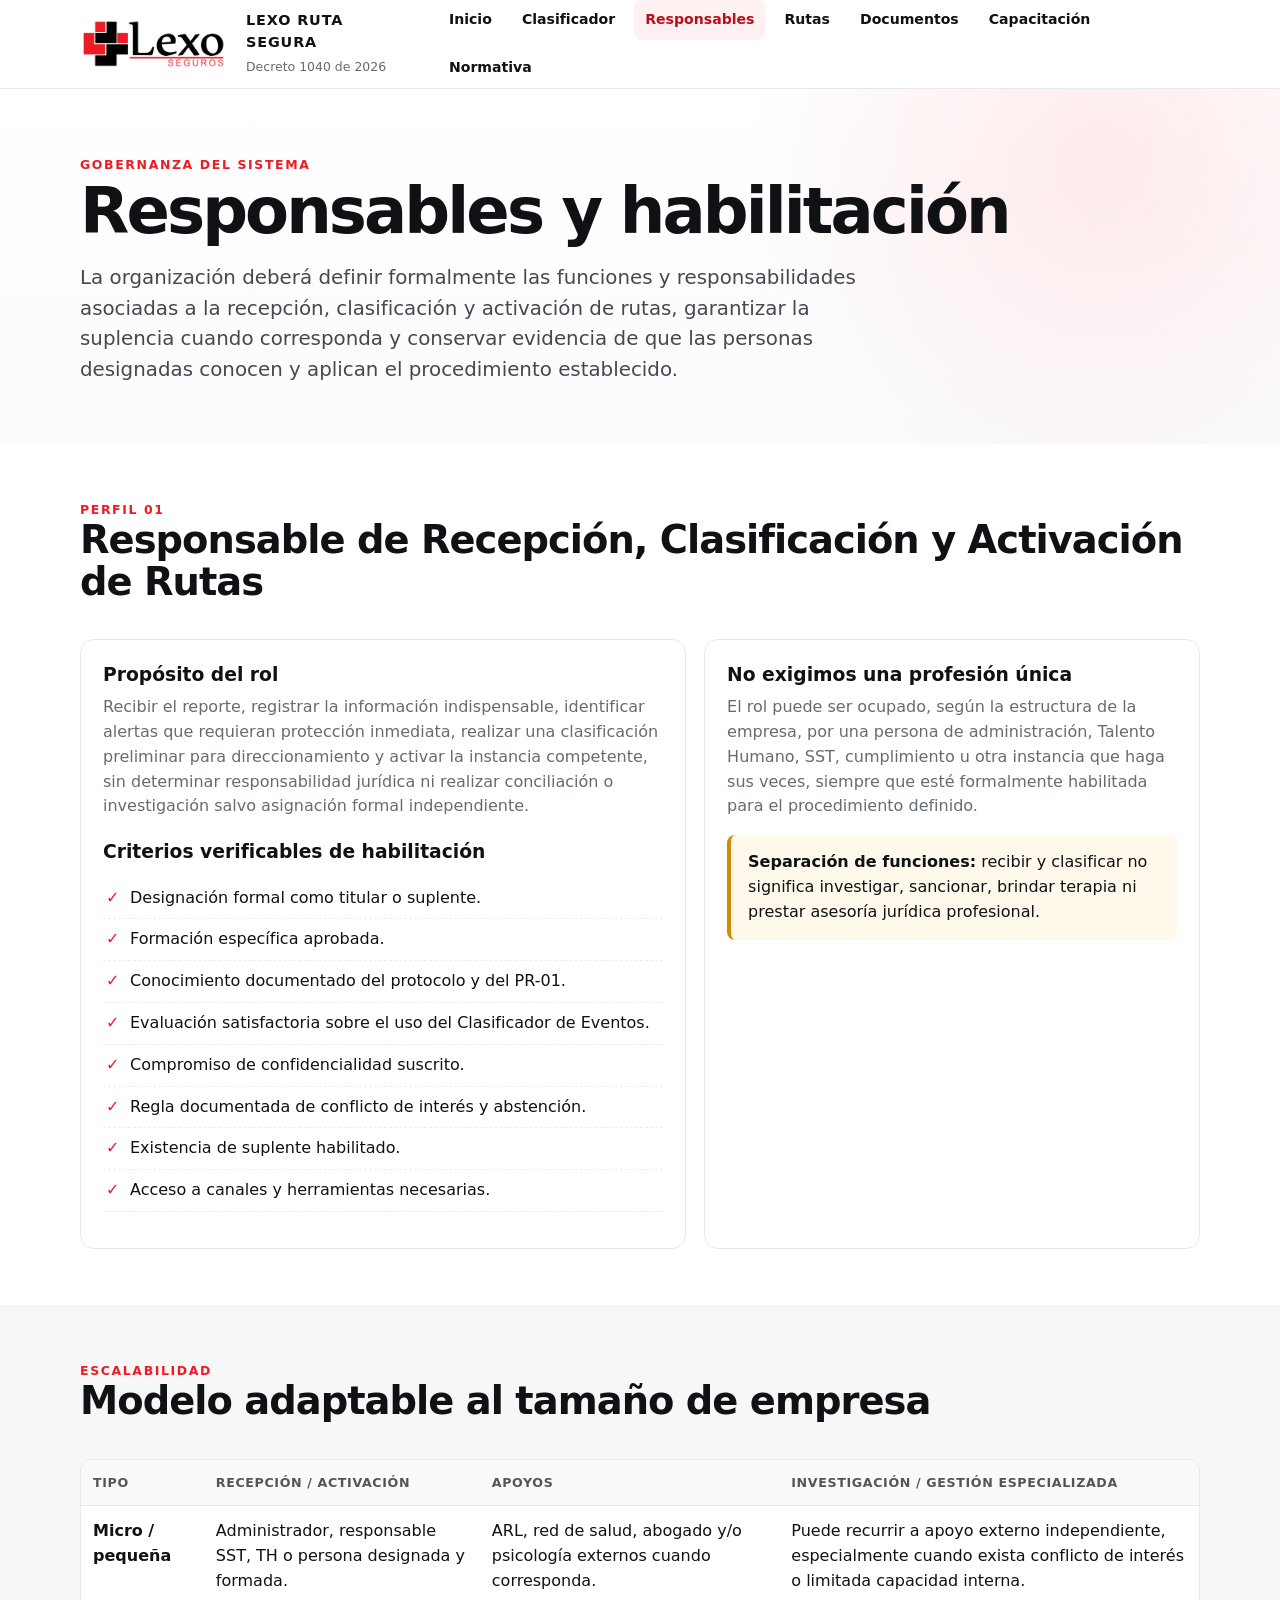
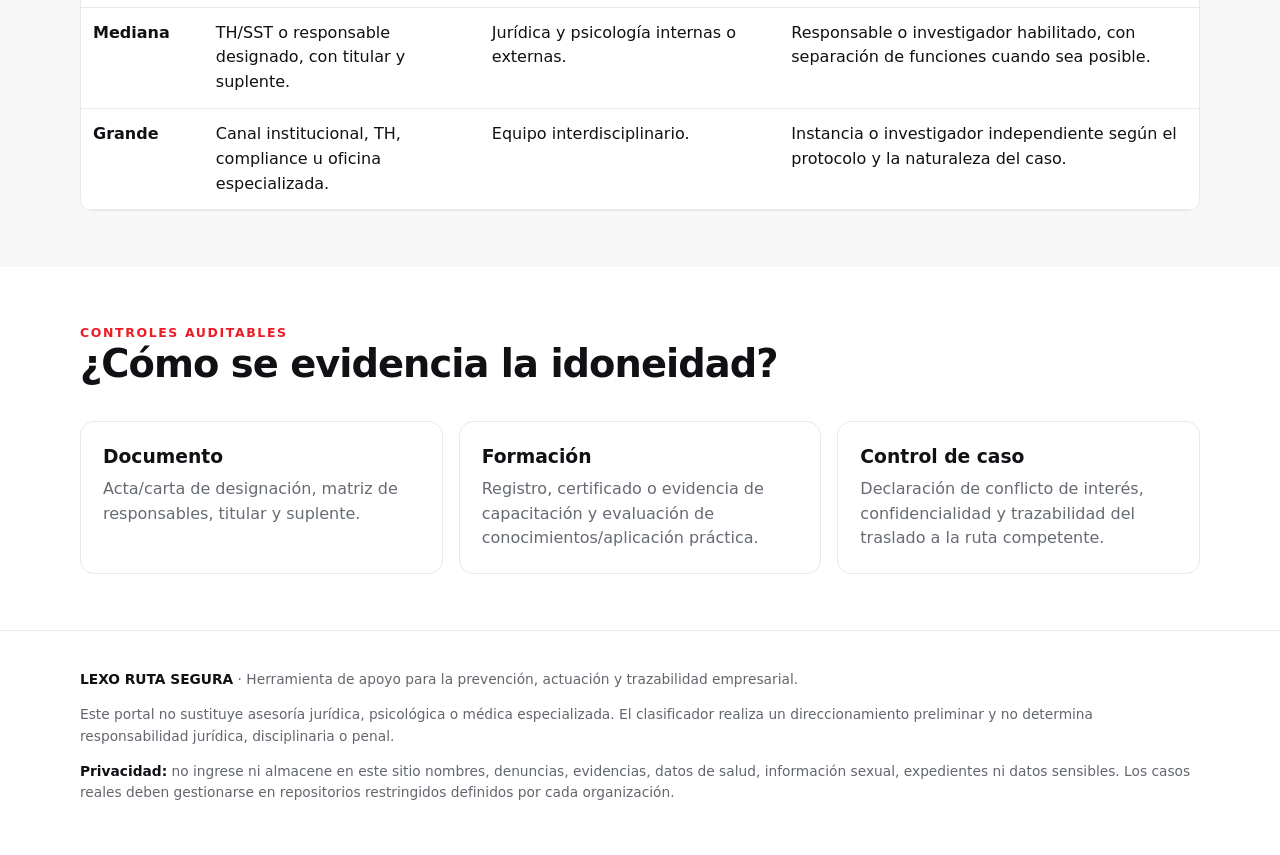
<file: responsables.html>
<!doctype html>
<html lang="es">
<head>
<meta charset="utf-8">
<meta name="viewport" content="width=device-width,initial-scale=1">
<title>Responsables · Lexo Ruta Segura</title>
<meta name="description" content="Lexo Ruta Segura">
<link rel="stylesheet" href="styles.css">
</head>
<body>

<header class="site-header">
  <div class="container nav">
    <a class="brand" href="index.html">
      <img src="logo-lexo.png" alt="Lexo Seguros">
      <div class="brand-copy"><strong>LEXO RUTA SEGURA</strong><span>Decreto 1040 de 2026</span></div>
    </a>
    <nav class="menu" aria-label="Navegación principal">
      <a href="index.html">Inicio</a>
      <a href="clasificador.html">Clasificador</a>
      <a href="responsables.html">Responsables</a>
      <a href="rutas.html">Rutas</a>
      <a href="documentos.html">Documentos</a>
      <a href="capacitacion.html">Capacitación</a>
      <a href="normativa.html">Normativa</a>
    </nav>
    <select id="mobileNav" class="mobile-menu" aria-label="Menú">
      <option value="">Menú</option>
      <option value="index.html">Inicio</option>
      <option value="clasificador.html">Clasificador</option>
      <option value="responsables.html">Responsables</option>
      <option value="rutas.html">Rutas</option>
      <option value="documentos.html">Documentos</option>
      <option value="capacitacion.html">Capacitación</option>
      <option value="normativa.html">Normativa</option>
    </select>
  </div>
</header>


<main>
<section class="hero" style="padding-bottom:38px">
<div class="container">
  <div class="kicker">Gobernanza del sistema</div>
  <h1 style="font-size:clamp(2.3rem,5vw,4rem)">Responsables y habilitación</h1>
  <p class="lead">La organización deberá definir formalmente las funciones y responsabilidades asociadas a la recepción, clasificación y activación de rutas, garantizar la suplencia cuando corresponda y conservar evidencia de que las personas designadas conocen y aplican el procedimiento establecido.</p>
</div>
</section>

<section class="section">
<div class="container">
  <div class="section-head"><div><div class="kicker">Perfil 01</div><h2>Responsable de Recepción, Clasificación y Activación de Rutas</h2></div></div>
  <div class="profile-box">
    <div class="card">
      <h3>Propósito del rol</h3>
      <p>Recibir el reporte, registrar la información indispensable, identificar alertas que requieran protección inmediata, realizar una clasificación preliminar para direccionamiento y activar la instancia competente, sin determinar responsabilidad jurídica ni realizar conciliación o investigación salvo asignación formal independiente.</p>
      <h3 style="margin-top:22px">Criterios verificables de habilitación</h3>
      <ul class="checklist">
        <li>Designación formal como titular o suplente.</li>
        <li>Formación específica aprobada.</li>
        <li>Conocimiento documentado del protocolo y del PR-01.</li>
        <li>Evaluación satisfactoria sobre el uso del Clasificador de Eventos.</li>
        <li>Compromiso de confidencialidad suscrito.</li>
        <li>Regla documentada de conflicto de interés y abstención.</li>
        <li>Existencia de suplente habilitado.</li>
        <li>Acceso a canales y herramientas necesarias.</li>
      </ul>
    </div>
    <div class="card">
      <h3>No exigimos una profesión única</h3>
      <p>El rol puede ser ocupado, según la estructura de la empresa, por una persona de administración, Talento Humano, SST, cumplimiento u otra instancia que haga sus veces, siempre que esté formalmente habilitada para el procedimiento definido.</p>
      <div class="note warning-note" style="margin-top:16px"><strong>Separación de funciones:</strong> recibir y clasificar no significa investigar, sancionar, brindar terapia ni prestar asesoría jurídica profesional.</div>
    </div>
  </div>
</div>
</section>

<section class="section soft">
<div class="container">
  <div class="section-head"><div><div class="kicker">Escalabilidad</div><h2>Modelo adaptable al tamaño de empresa</h2></div></div>
  <div class="table-wrap">
  <table>
    <thead><tr><th>Tipo</th><th>Recepción / activación</th><th>Apoyos</th><th>Investigación / gestión especializada</th></tr></thead>
    <tbody>
      <tr><td><strong>Micro / pequeña</strong></td><td>Administrador, responsable SST, TH o persona designada y formada.</td><td>ARL, red de salud, abogado y/o psicología externos cuando corresponda.</td><td>Puede recurrir a apoyo externo independiente, especialmente cuando exista conflicto de interés o limitada capacidad interna.</td></tr>
      <tr><td><strong>Mediana</strong></td><td>TH/SST o responsable designado, con titular y suplente.</td><td>Jurídica y psicología internas o externas.</td><td>Responsable o investigador habilitado, con separación de funciones cuando sea posible.</td></tr>
      <tr><td><strong>Grande</strong></td><td>Canal institucional, TH, compliance u oficina especializada.</td><td>Equipo interdisciplinario.</td><td>Instancia o investigador independiente según el protocolo y la naturaleza del caso.</td></tr>
    </tbody>
  </table>
  </div>
</div>
</section>

<section class="section">
<div class="container">
  <div class="section-head"><div><div class="kicker">Controles auditables</div><h2>¿Cómo se evidencia la idoneidad?</h2></div></div>
  <div class="grid grid-3">
    <div class="card"><h3>Documento</h3><p>Acta/carta de designación, matriz de responsables, titular y suplente.</p></div>
    <div class="card"><h3>Formación</h3><p>Registro, certificado o evidencia de capacitación y evaluación de conocimientos/aplicación práctica.</p></div>
    <div class="card"><h3>Control de caso</h3><p>Declaración de conflicto de interés, confidencialidad y trazabilidad del traslado a la ruta competente.</p></div>
  </div>
</div>
</section>
</main>


<footer>
  <div class="container">
    <strong>LEXO RUTA SEGURA</strong> · Herramienta de apoyo para la prevención, actuación y trazabilidad empresarial.
    <p>Este portal no sustituye asesoría jurídica, psicológica o médica especializada. El clasificador realiza un direccionamiento preliminar y no determina responsabilidad jurídica, disciplinaria o penal.</p>
    <p><strong>Privacidad:</strong> no ingrese ni almacene en este sitio nombres, denuncias, evidencias, datos de salud, información sexual, expedientes ni datos sensibles. Los casos reales deben gestionarse en repositorios restringidos definidos por cada organización.</p>
  </div>
</footer>

<script src="app.js"></script>
</body>
</html>
</file>
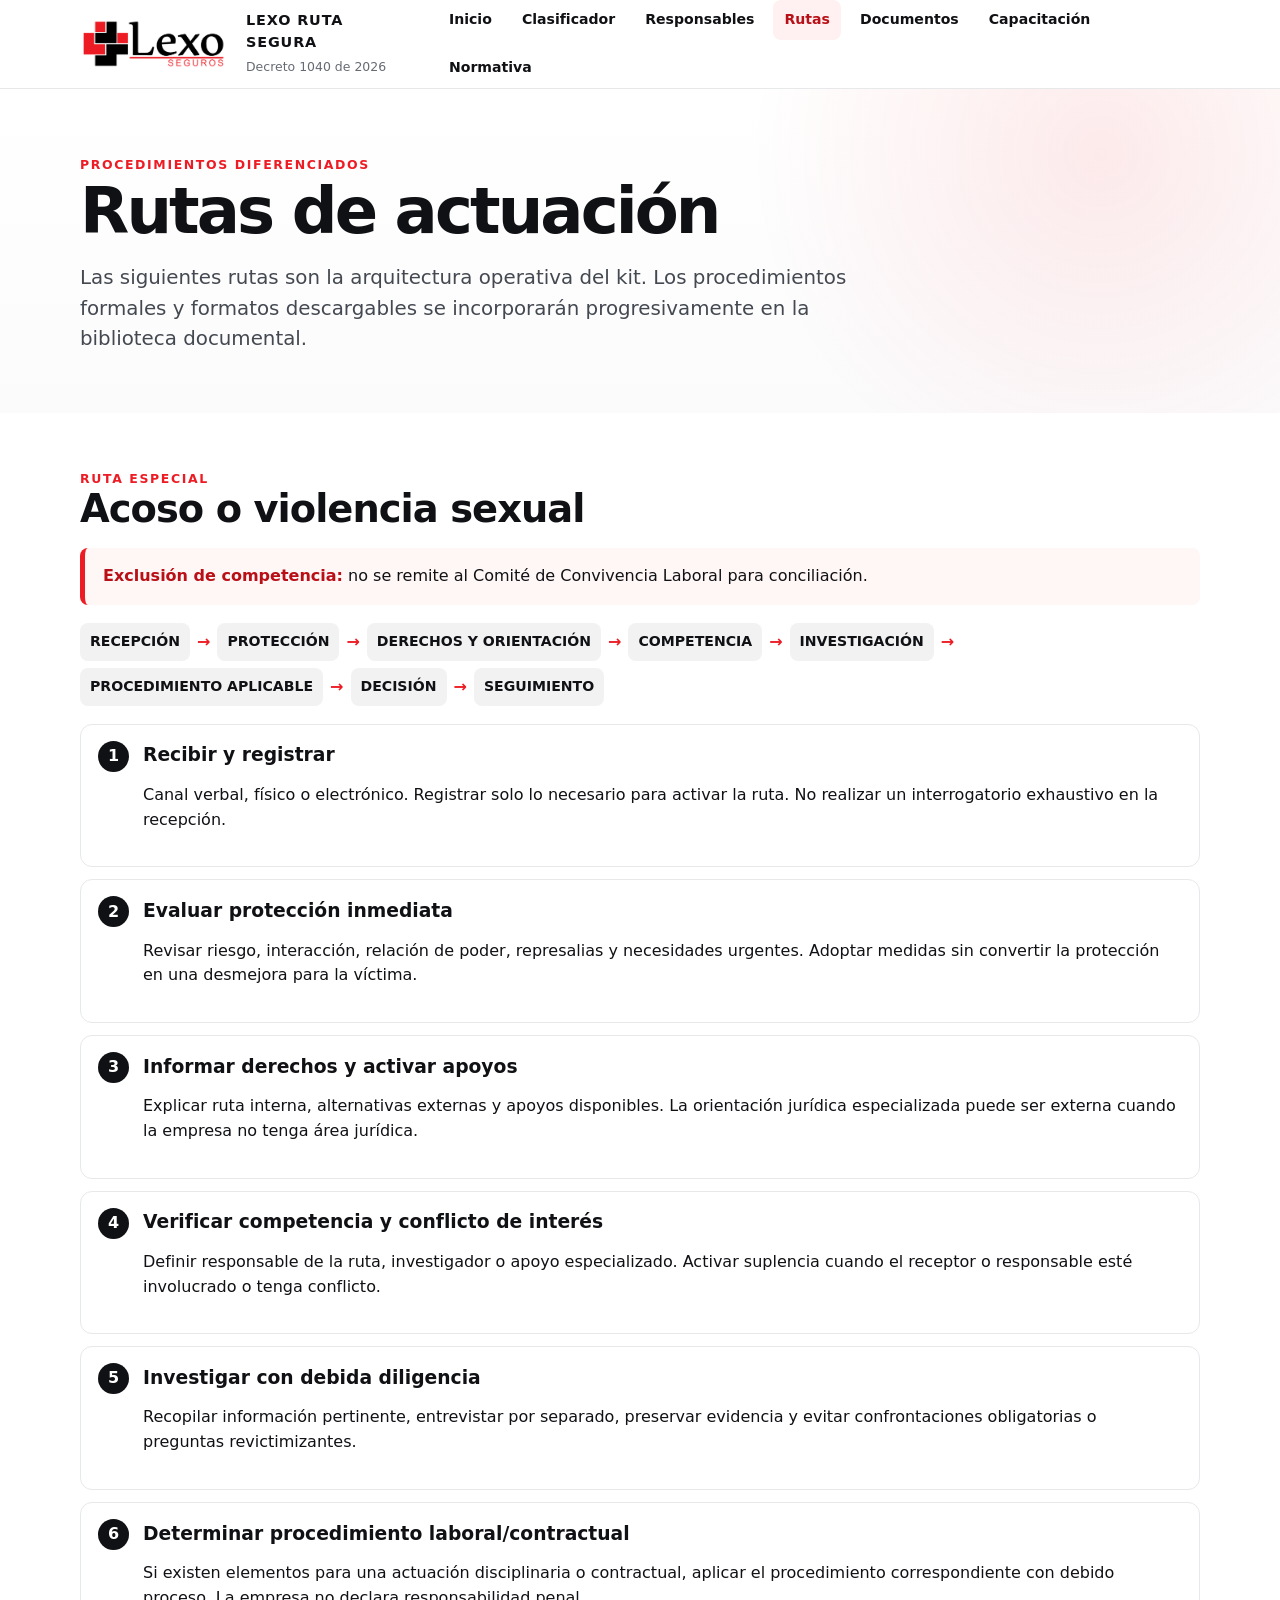
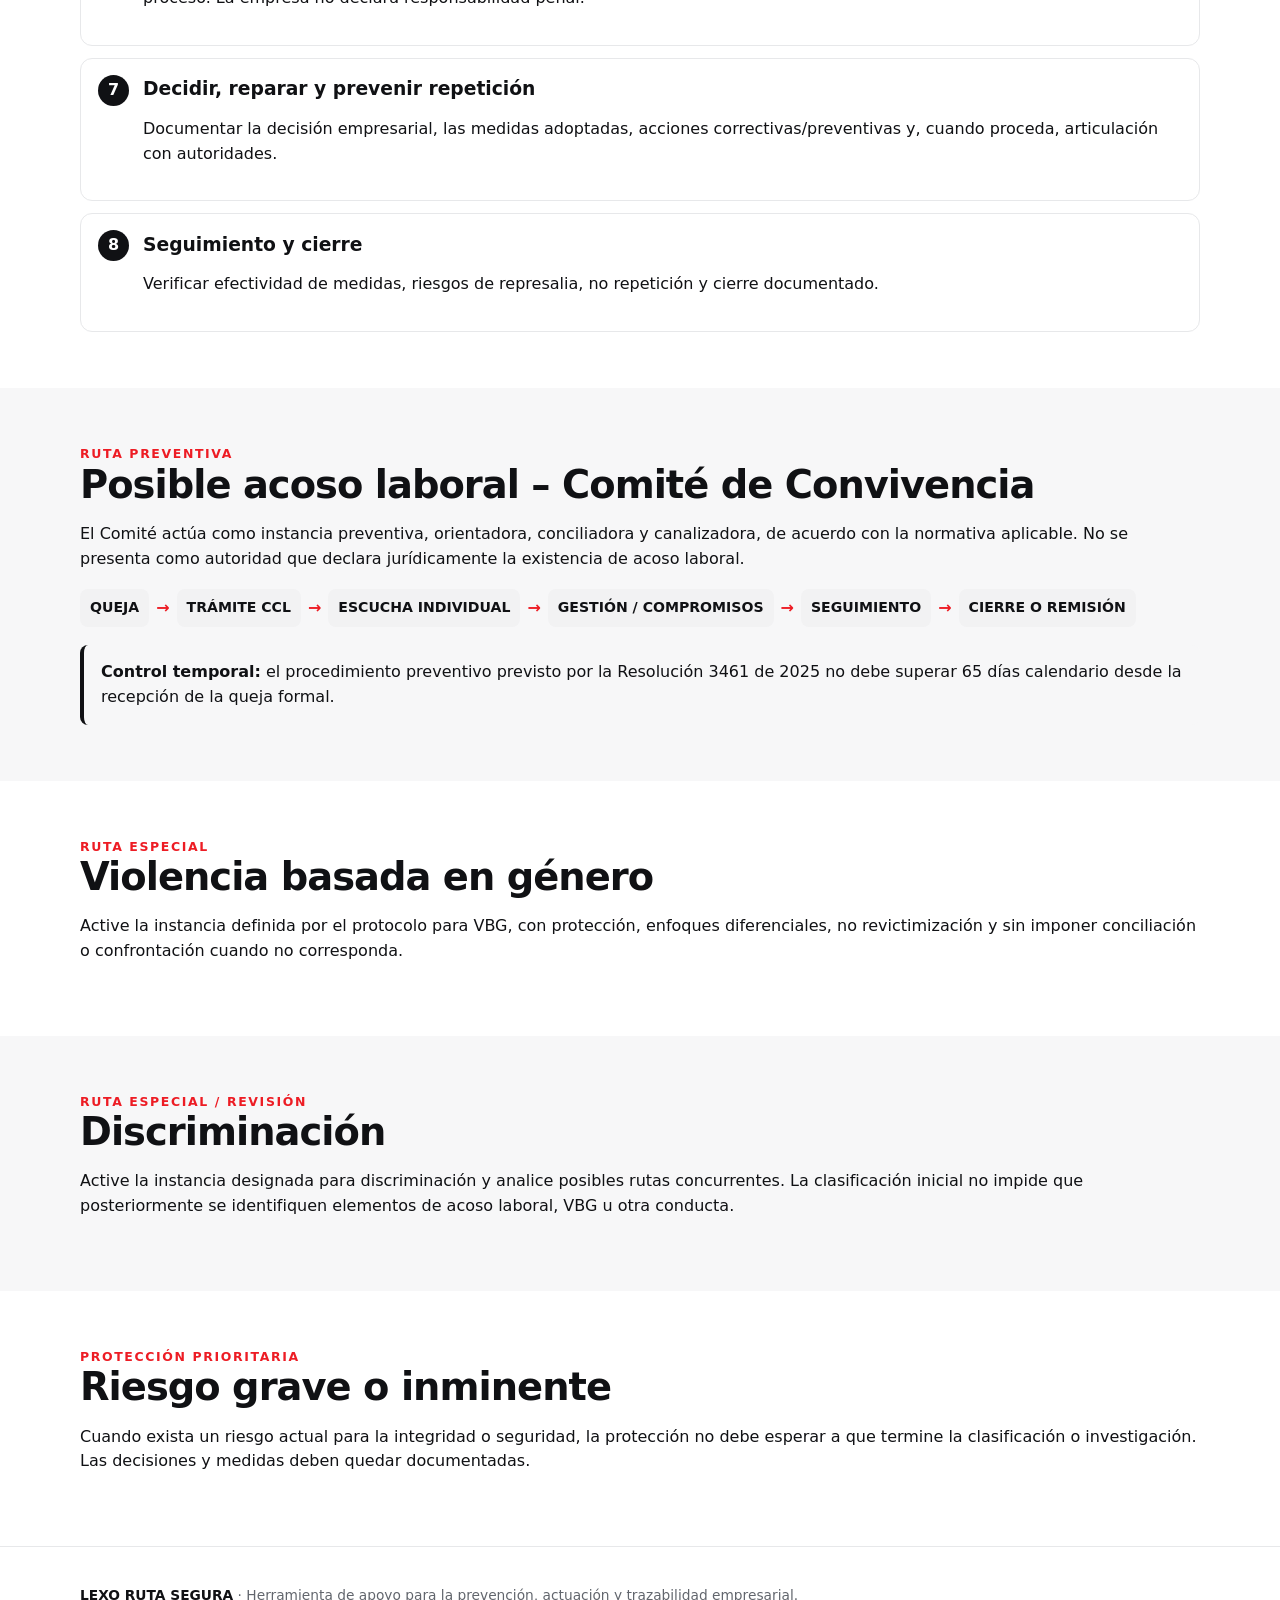
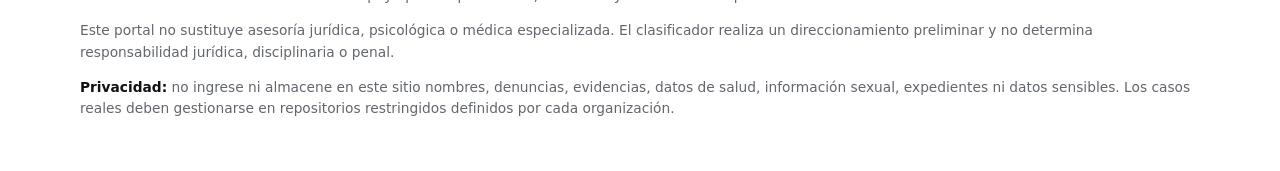
<file: rutas.html>
<!doctype html>
<html lang="es">
<head>
<meta charset="utf-8">
<meta name="viewport" content="width=device-width,initial-scale=1">
<title>Rutas de actuación · Lexo Ruta Segura</title>
<meta name="description" content="Lexo Ruta Segura">
<link rel="stylesheet" href="styles.css">
</head>
<body>

<header class="site-header">
  <div class="container nav">
    <a class="brand" href="index.html">
      <img src="logo-lexo.png" alt="Lexo Seguros">
      <div class="brand-copy"><strong>LEXO RUTA SEGURA</strong><span>Decreto 1040 de 2026</span></div>
    </a>
    <nav class="menu" aria-label="Navegación principal">
      <a href="index.html">Inicio</a>
      <a href="clasificador.html">Clasificador</a>
      <a href="responsables.html">Responsables</a>
      <a href="rutas.html">Rutas</a>
      <a href="documentos.html">Documentos</a>
      <a href="capacitacion.html">Capacitación</a>
      <a href="normativa.html">Normativa</a>
    </nav>
    <select id="mobileNav" class="mobile-menu" aria-label="Menú">
      <option value="">Menú</option>
      <option value="index.html">Inicio</option>
      <option value="clasificador.html">Clasificador</option>
      <option value="responsables.html">Responsables</option>
      <option value="rutas.html">Rutas</option>
      <option value="documentos.html">Documentos</option>
      <option value="capacitacion.html">Capacitación</option>
      <option value="normativa.html">Normativa</option>
    </select>
  </div>
</header>


<main>
<section class="hero" style="padding-bottom:38px">
<div class="container"><div class="kicker">Procedimientos diferenciados</div><h1 style="font-size:clamp(2.3rem,5vw,4rem)">Rutas de actuación</h1><p class="lead">Las siguientes rutas son la arquitectura operativa del kit. Los procedimientos formales y formatos descargables se incorporarán progresivamente en la biblioteca documental.</p></div>
</section>

<section class="section" id="sexual">
<div class="container">
  <div class="kicker">Ruta especial</div><h2>Acoso o violencia sexual</h2>
  <div class="alert"><strong>Exclusión de competencia:</strong> no se remite al Comité de Convivencia Laboral para conciliación.</div>
  <div class="route"><span>RECEPCIÓN</span><b>→</b><span>PROTECCIÓN</span><b>→</b><span>DERECHOS Y ORIENTACIÓN</span><b>→</b><span>COMPETENCIA</span><b>→</b><span>INVESTIGACIÓN</span><b>→</b><span>PROCEDIMIENTO APLICABLE</span><b>→</b><span>DECISIÓN</span><b>→</b><span>SEGUIMIENTO</span></div>
  <div class="steps">
    <div class="step"><h3>Recibir y registrar</h3><p>Canal verbal, físico o electrónico. Registrar solo lo necesario para activar la ruta. No realizar un interrogatorio exhaustivo en la recepción.</p></div>
    <div class="step"><h3>Evaluar protección inmediata</h3><p>Revisar riesgo, interacción, relación de poder, represalias y necesidades urgentes. Adoptar medidas sin convertir la protección en una desmejora para la víctima.</p></div>
    <div class="step"><h3>Informar derechos y activar apoyos</h3><p>Explicar ruta interna, alternativas externas y apoyos disponibles. La orientación jurídica especializada puede ser externa cuando la empresa no tenga área jurídica.</p></div>
    <div class="step"><h3>Verificar competencia y conflicto de interés</h3><p>Definir responsable de la ruta, investigador o apoyo especializado. Activar suplencia cuando el receptor o responsable esté involucrado o tenga conflicto.</p></div>
    <div class="step"><h3>Investigar con debida diligencia</h3><p>Recopilar información pertinente, entrevistar por separado, preservar evidencia y evitar confrontaciones obligatorias o preguntas revictimizantes.</p></div>
    <div class="step"><h3>Determinar procedimiento laboral/contractual</h3><p>Si existen elementos para una actuación disciplinaria o contractual, aplicar el procedimiento correspondiente con debido proceso. La empresa no declara responsabilidad penal.</p></div>
    <div class="step"><h3>Decidir, reparar y prevenir repetición</h3><p>Documentar la decisión empresarial, las medidas adoptadas, acciones correctivas/preventivas y, cuando proceda, articulación con autoridades.</p></div>
    <div class="step"><h3>Seguimiento y cierre</h3><p>Verificar efectividad de medidas, riesgos de represalia, no repetición y cierre documentado.</p></div>
  </div>
</div>
</section>

<section class="section soft" id="ccl">
<div class="container">
  <div class="kicker">Ruta preventiva</div><h2>Posible acoso laboral – Comité de Convivencia</h2>
  <p>El Comité actúa como instancia preventiva, orientadora, conciliadora y canalizadora, de acuerdo con la normativa aplicable. No se presenta como autoridad que declara jurídicamente la existencia de acoso laboral.</p>
  <div class="route"><span>QUEJA</span><b>→</b><span>TRÁMITE CCL</span><b>→</b><span>ESCUCHA INDIVIDUAL</span><b>→</b><span>GESTIÓN / COMPROMISOS</span><b>→</b><span>SEGUIMIENTO</span><b>→</b><span>CIERRE O REMISIÓN</span></div>
  <div class="note"><strong>Control temporal:</strong> el procedimiento preventivo previsto por la Resolución 3461 de 2025 no debe superar 65 días calendario desde la recepción de la queja formal.</div>
</div>
</section>

<section class="section" id="vbg">
<div class="container">
  <div class="kicker">Ruta especial</div><h2>Violencia basada en género</h2>
  <p>Active la instancia definida por el protocolo para VBG, con protección, enfoques diferenciales, no revictimización y sin imponer conciliación o confrontación cuando no corresponda.</p>
</div>
</section>

<section class="section soft" id="discriminacion">
<div class="container">
  <div class="kicker">Ruta especial / revisión</div><h2>Discriminación</h2>
  <p>Active la instancia designada para discriminación y analice posibles rutas concurrentes. La clasificación inicial no impide que posteriormente se identifiquen elementos de acoso laboral, VBG u otra conducta.</p>
</div>
</section>

<section class="section" id="urgente">
<div class="container">
  <div class="kicker">Protección prioritaria</div><h2>Riesgo grave o inminente</h2>
  <p>Cuando exista un riesgo actual para la integridad o seguridad, la protección no debe esperar a que termine la clasificación o investigación. Las decisiones y medidas deben quedar documentadas.</p>
</div>
</section>
</main>


<footer>
  <div class="container">
    <strong>LEXO RUTA SEGURA</strong> · Herramienta de apoyo para la prevención, actuación y trazabilidad empresarial.
    <p>Este portal no sustituye asesoría jurídica, psicológica o médica especializada. El clasificador realiza un direccionamiento preliminar y no determina responsabilidad jurídica, disciplinaria o penal.</p>
    <p><strong>Privacidad:</strong> no ingrese ni almacene en este sitio nombres, denuncias, evidencias, datos de salud, información sexual, expedientes ni datos sensibles. Los casos reales deben gestionarse en repositorios restringidos definidos por cada organización.</p>
  </div>
</footer>

<script src="app.js"></script>
</body>
</html>
</file>
<file: styles.css>
:root{
  --lexo-red:#ed1c24;
  --lexo-red-dark:#b90f16;
  --ink:#101114;
  --muted:#666b73;
  --line:#e7e8ea;
  --soft:#f7f7f8;
  --white:#fff;
  --green:#147a42;
  --amber:#9a6500;
  --blue:#195fb0;
}
*{box-sizing:border-box}
html{scroll-behavior:smooth}
body{
  margin:0;font-family:Inter,ui-sans-serif,system-ui,-apple-system,BlinkMacSystemFont,"Segoe UI",sans-serif;
  color:var(--ink);background:var(--white);line-height:1.55;
}
a{color:inherit}
.container{width:min(1120px,calc(100% - 32px));margin:auto}
.site-header{
  position:sticky;top:0;z-index:30;background:rgba(255,255,255,.96);backdrop-filter:blur(10px);
  border-bottom:1px solid var(--line)
}
.nav{display:flex;align-items:center;justify-content:space-between;gap:24px;min-height:76px}
.brand{display:flex;align-items:center;gap:16px;text-decoration:none}
.brand img{width:150px;max-height:58px;object-fit:contain}
.brand-copy strong{display:block;font-size:.9rem;letter-spacing:.06em}
.brand-copy span{font-size:.78rem;color:var(--muted)}
.menu{display:flex;flex-wrap:wrap;gap:8px}
.menu a{padding:9px 11px;border-radius:8px;text-decoration:none;font-size:.88rem;font-weight:650}
.menu a:hover,.menu a.active{background:#fff0f1;color:var(--lexo-red-dark)}
.hero{
  padding:66px 0 50px;background:
  radial-gradient(circle at 86% 20%,rgba(237,28,36,.09),transparent 31%),
  linear-gradient(180deg,#fff,#fbfbfc)
}
.kicker{color:var(--lexo-red);font-weight:800;letter-spacing:.13em;text-transform:uppercase;font-size:.78rem}
h1{font-size:clamp(2.3rem,5vw,4.9rem);line-height:.99;letter-spacing:-.045em;margin:.35rem 0 1rem}
h2{font-size:clamp(1.65rem,3vw,2.4rem);line-height:1.1;letter-spacing:-.025em;margin:0 0 .75rem}
h3{line-height:1.2;margin:.1rem 0 .55rem}
.lead{max-width:820px;color:#444951;font-size:clamp(1.06rem,1.8vw,1.24rem)}
.hero-actions,.actions{display:flex;flex-wrap:wrap;gap:12px;margin-top:26px}
.btn{
  display:inline-flex;align-items:center;justify-content:center;min-height:46px;padding:11px 16px;
  border-radius:9px;text-decoration:none;font-weight:750;border:1px solid transparent;cursor:pointer;
  font:inherit
}
.btn-primary{background:var(--lexo-red);color:#fff}
.btn-primary:hover{background:var(--lexo-red-dark)}
.btn-dark{background:var(--ink);color:#fff}
.btn-light{background:#fff;border-color:#cfd1d4}
.btn-light:hover{border-color:var(--ink)}
.tag-row{display:flex;flex-wrap:wrap;gap:8px;margin-top:22px}
.tag{border:1px solid var(--line);padding:6px 10px;border-radius:999px;font-size:.82rem;font-weight:700;background:#fff}
.section{padding:56px 0}
.section.soft{background:var(--soft)}
.section-head{display:flex;justify-content:space-between;align-items:end;gap:20px;margin-bottom:24px}
.section-head p{max-width:680px;color:var(--muted);margin:0}
.grid{display:grid;gap:16px}
.grid-4{grid-template-columns:repeat(4,minmax(0,1fr))}
.grid-3{grid-template-columns:repeat(3,minmax(0,1fr))}
.grid-2{grid-template-columns:repeat(2,minmax(0,1fr))}
.card{
  border:1px solid var(--line);border-radius:14px;background:#fff;padding:22px;min-width:0
}
.card p{color:var(--muted);margin:.45rem 0 0}
.card-link{text-decoration:none;transition:.18s ease}
.card-link:hover{border-color:#c6c8cb;transform:translateY(-2px)}
.card .num{display:inline-flex;width:34px;height:34px;align-items:center;justify-content:center;background:#fff0f1;color:var(--lexo-red-dark);border-radius:9px;font-weight:900;margin-bottom:14px}
.alert{border-left:5px solid var(--lexo-red);background:#fff6f6;padding:16px 18px;border-radius:8px;margin:18px 0}
.alert strong{color:var(--lexo-red-dark)}
.note{border-left:4px solid var(--ink);background:#f7f7f8;padding:15px 17px;border-radius:8px}
.safe-note{border-left-color:var(--green);background:#f2fbf6}
.warning-note{border-left-color:#d38b00;background:#fff9eb}
table{width:100%;border-collapse:collapse;background:#fff}
th,td{text-align:left;vertical-align:top;padding:13px 12px;border-bottom:1px solid var(--line)}
th{font-size:.79rem;text-transform:uppercase;letter-spacing:.05em;color:#555;background:#fafafa}
.table-wrap{overflow:auto;border:1px solid var(--line);border-radius:12px}
.steps{counter-reset:step;display:grid;gap:12px}
.step{position:relative;padding:18px 18px 18px 62px;border:1px solid var(--line);border-radius:12px;background:#fff}
.step:before{
  counter-increment:step;content:counter(step);position:absolute;left:17px;top:16px;width:31px;height:31px;border-radius:50%;
  display:grid;place-items:center;background:var(--ink);color:#fff;font-weight:850
}
.route{
  display:flex;flex-wrap:wrap;align-items:center;gap:7px;margin:18px 0
}
.route span{padding:8px 10px;border-radius:8px;background:#f2f2f3;font-weight:750;font-size:.88rem}
.route b{color:var(--lexo-red)}
.form-card{border:1px solid var(--line);border-radius:14px;padding:22px;background:#fff}
.question{display:none}
.question.active{display:block}
.question h2{font-size:1.55rem}
.options{display:grid;gap:10px;margin-top:18px}
.option{
  width:100%;text-align:left;border:1px solid #d7d9dc;border-radius:10px;padding:15px;background:#fff;
  font:inherit;font-weight:700;cursor:pointer
}
.option:hover{border-color:var(--lexo-red);background:#fff8f8}
.progress{height:7px;background:#ececef;border-radius:999px;overflow:hidden;margin:0 0 24px}
.progress > div{height:100%;background:var(--lexo-red);width:0;transition:width .2s}
.result{display:none}
.result.active{display:block}
.result .badge{display:inline-block;padding:5px 9px;border-radius:999px;font-weight:850;font-size:.78rem;margin-bottom:10px}
.badge-red{background:#ffe2e4;color:#9c1016}
.badge-green{background:#dff4e7;color:#0e6334}
.badge-blue{background:#e6effc;color:#184f92}
.badge-amber{background:#fff1cf;color:#7b5300}
.checklist{list-style:none;padding:0;margin:14px 0}
.checklist li{position:relative;padding:8px 0 8px 27px;border-bottom:1px dashed #ececee}
.checklist li:before{content:"✓";position:absolute;left:3px;color:var(--lexo-red);font-weight:900}
.profile-box{display:grid;grid-template-columns:1.1fr .9fr;gap:18px}
.pill{display:inline-block;border-radius:999px;padding:5px 9px;background:#f0f1f2;font-size:.78rem;font-weight:750;margin:2px}
.doc-status{font-size:.74rem;font-weight:850;text-transform:uppercase;letter-spacing:.05em}
.status-ready{color:var(--green)}
.status-build{color:var(--amber)}
.status-next{color:var(--blue)}
footer{padding:38px 0;border-top:1px solid var(--line);color:#62666d;font-size:.86rem}
footer strong{color:var(--ink)}
.mobile-menu{display:none}
.legal-links a{color:var(--blue);text-decoration:none}
.legal-links a:hover{text-decoration:underline}
.small{font-size:.86rem;color:var(--muted)}
@media(max-width:900px){
  .grid-4,.grid-3{grid-template-columns:repeat(2,minmax(0,1fr))}
  .profile-box{grid-template-columns:1fr}
  .brand-copy{display:none}
  .menu{display:none}
  .mobile-menu{display:block}
}
@media(max-width:600px){
  .container{width:min(100% - 24px,1120px)}
  .grid-4,.grid-3,.grid-2{grid-template-columns:1fr}
  .hero{padding-top:42px}
  .brand img{width:126px}
  th,td{padding:10px 9px}
}
</file>
